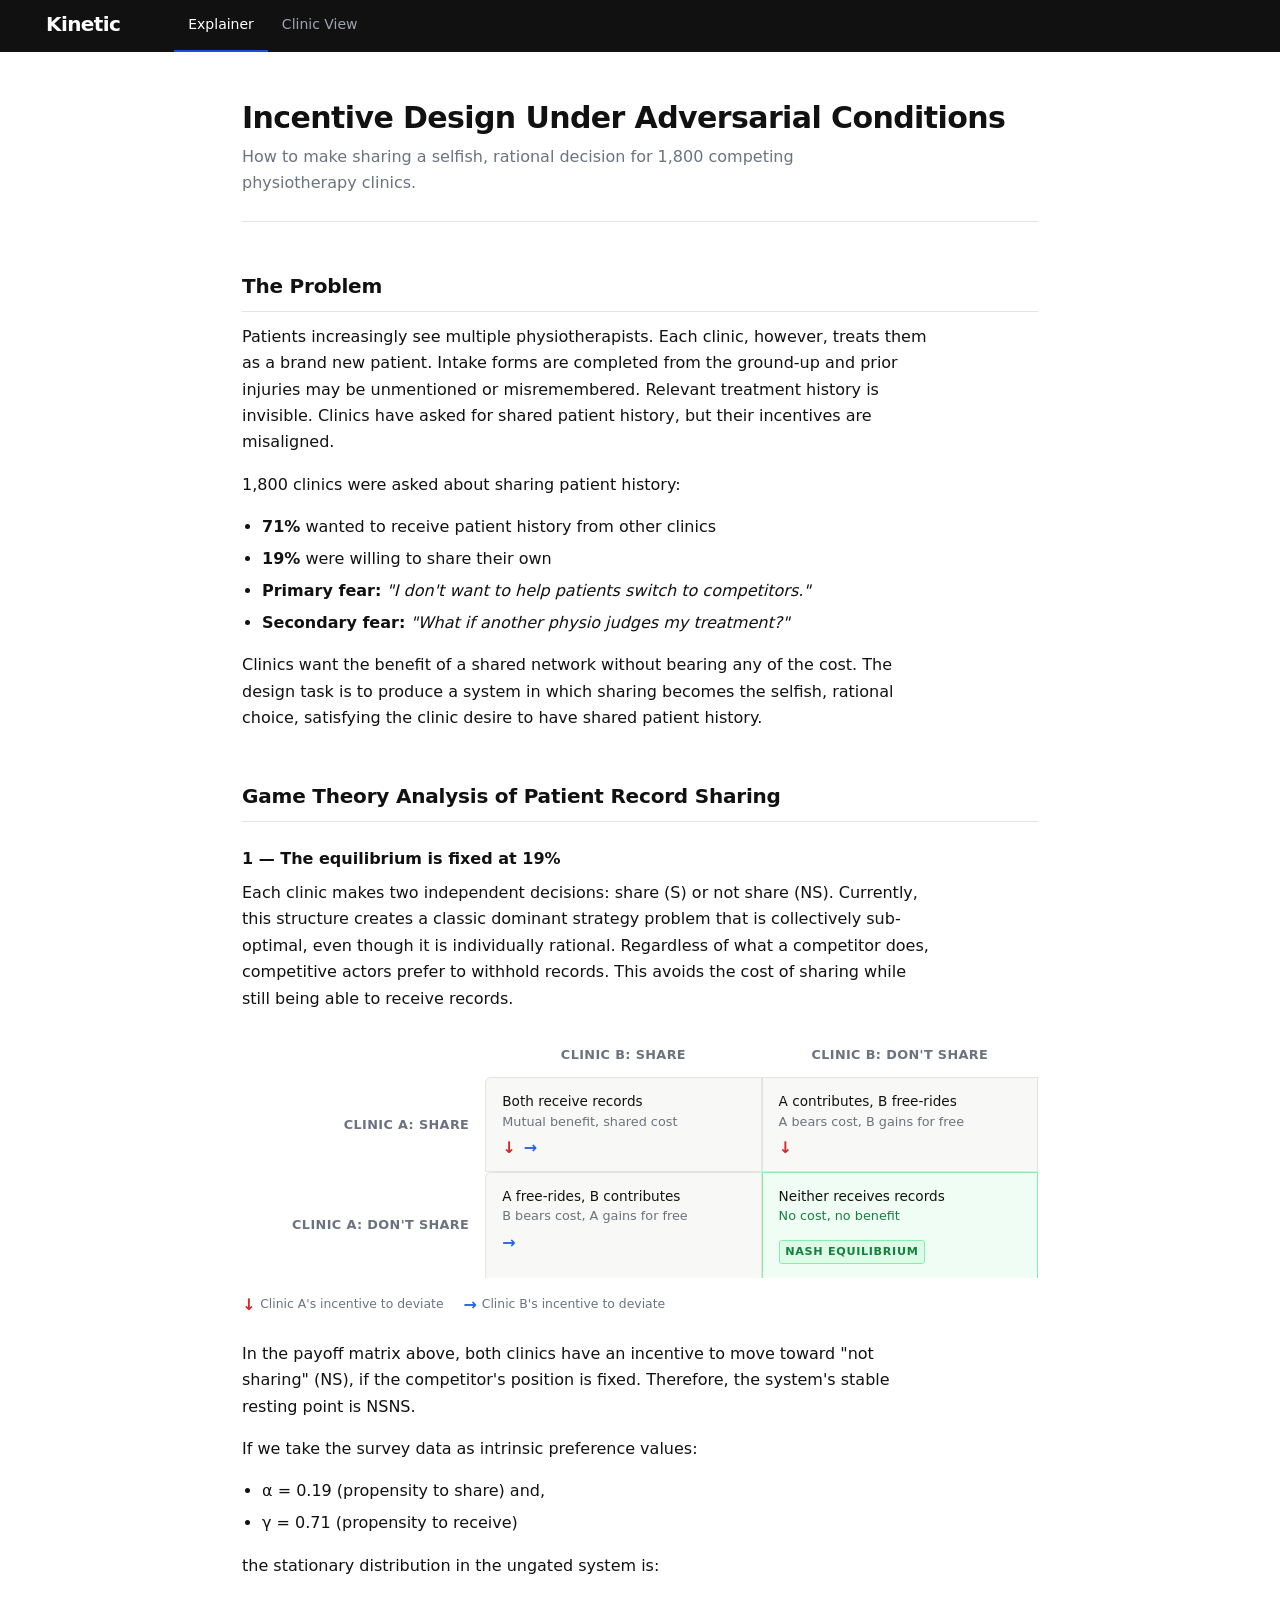
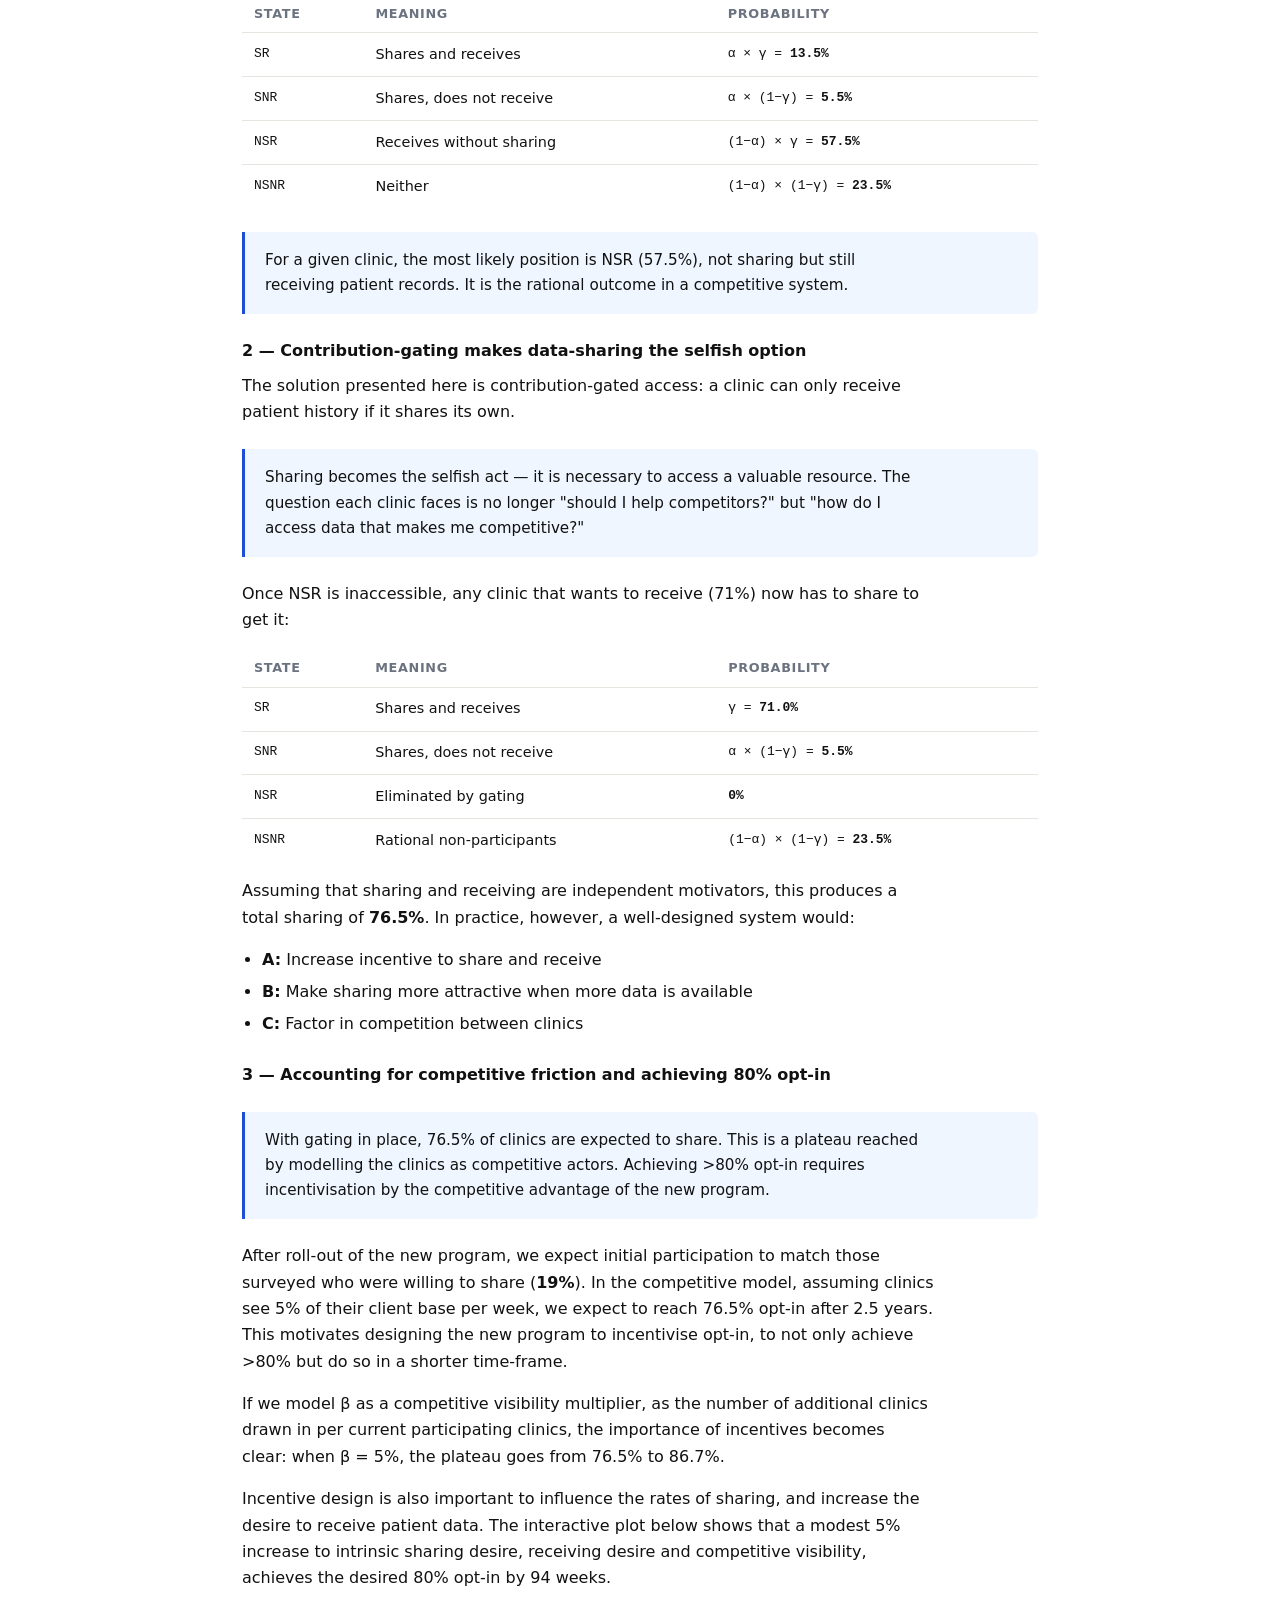
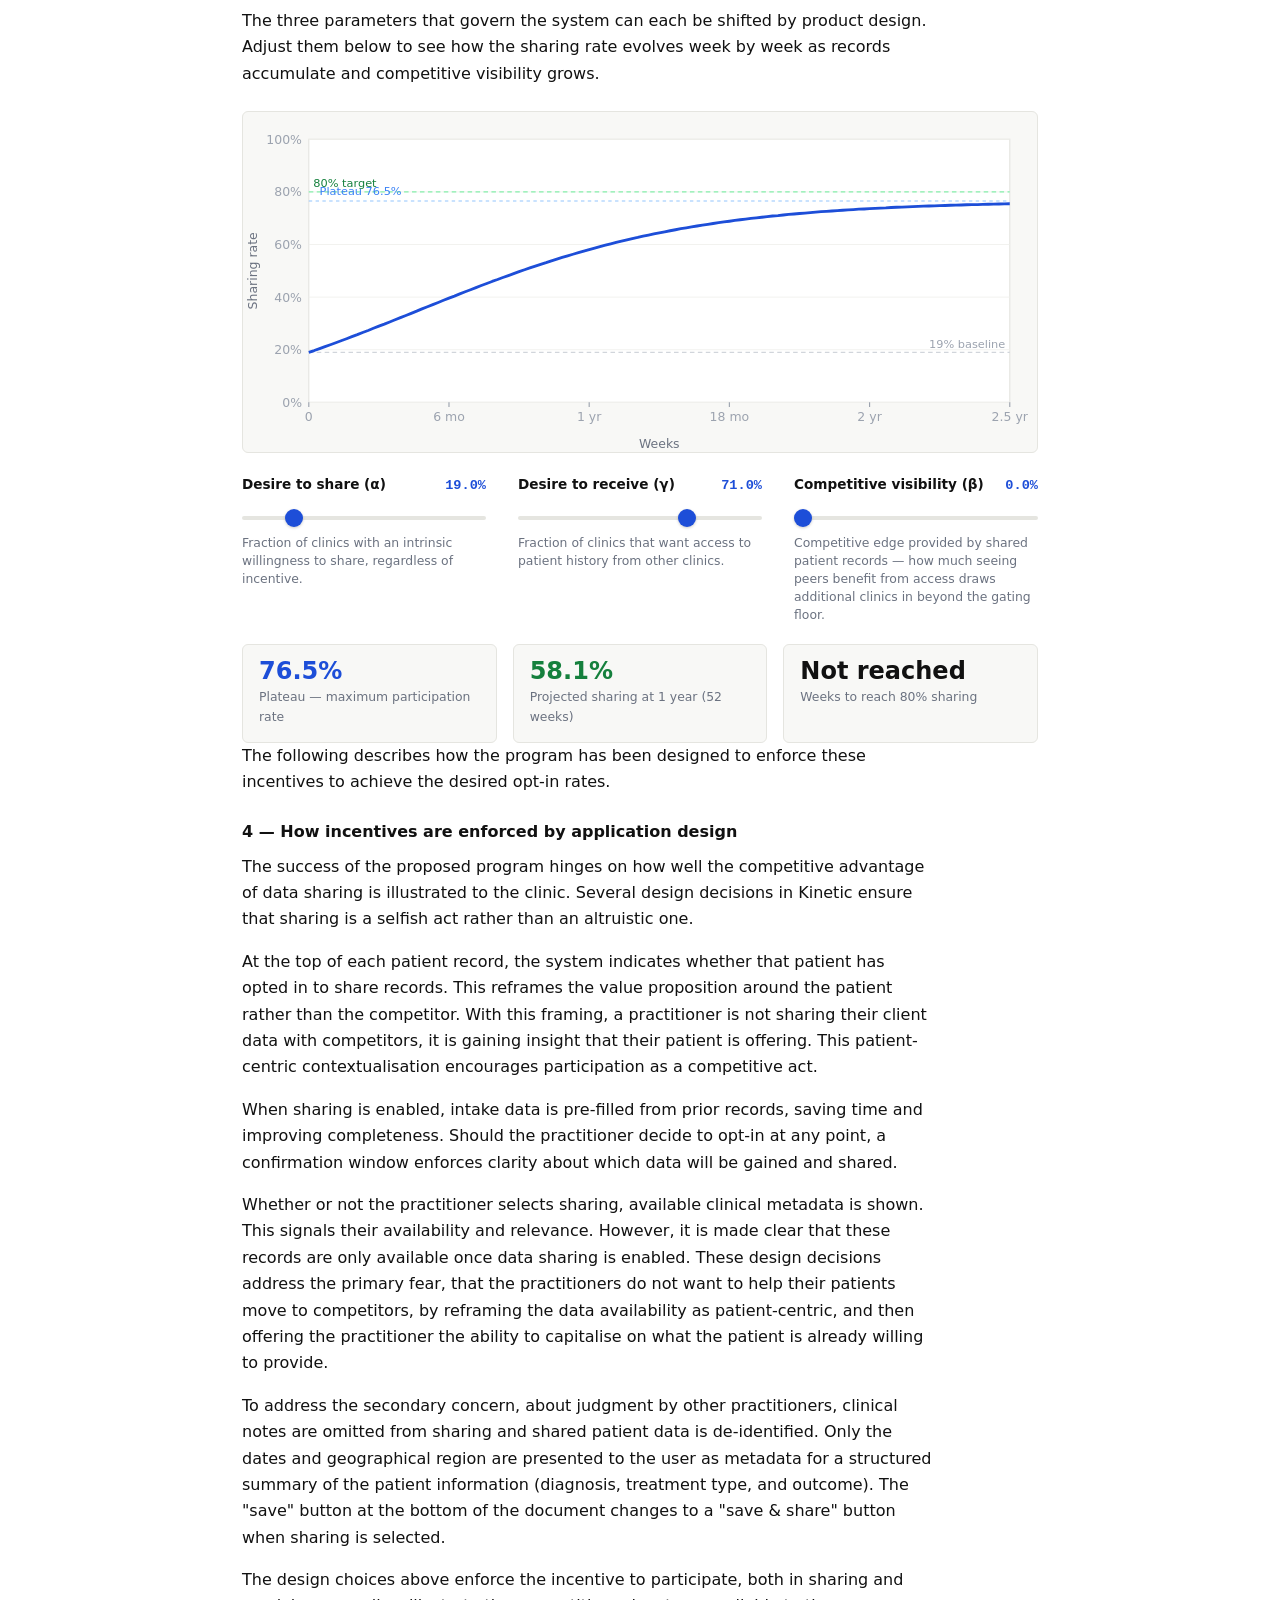
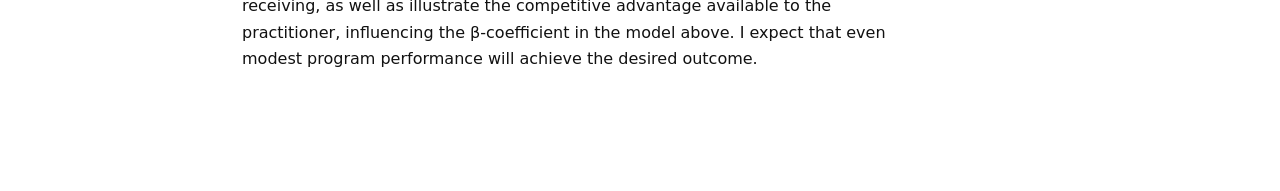
<file: index.html>
<!DOCTYPE html>
<html lang="en">
<head>
  <meta charset="UTF-8">
  <meta name="viewport" content="width=device-width, initial-scale=1.0">
  <title>Kinetic — Incentive Design</title>
  <link rel="stylesheet" href="shared.css">
  <style>
    /* --- Game theory matrix --------------------------------- */

    .game-matrix {
      margin: 1.5rem 0;
      overflow-x: auto;
      padding-bottom: 2px;
    }

    .game-matrix table {
      border-collapse: separate;
      border-spacing: 0;
      font-size: 0.875rem;
      min-width: 420px;
    }

    .gm-corner {
      background: transparent;
      border: none;
    }

    .gm-header-col {
      text-align: center;
      font-size: 0.8rem;
      font-weight: 600;
      letter-spacing: 0.03em;
      color: var(--text-muted);
      padding: 0.5rem 1rem 0.75rem;
      border: none;
    }

    .gm-header-row {
      text-align: right;
      font-size: 0.8rem;
      font-weight: 600;
      letter-spacing: 0.03em;
      color: var(--text-muted);
      padding: 0.75rem 1rem 0.75rem 0;
      border: none;
      white-space: nowrap;
    }

    .gm-cell {
      border: 1px solid var(--border);
      padding: 0.9rem 1rem;
      background: var(--bg-subtle);
      vertical-align: top;
      position: relative;
      min-width: 160px;
    }

    .gm-cell:first-of-type { border-radius: var(--radius) 0 0 0; }

    .gm-outcome {
      font-size: 0.85rem;
      line-height: 1.4;
      color: var(--text);
      margin-bottom: 0.6rem;
    }

    .gm-arrows {
      display: flex;
      gap: 0.5rem;
      align-items: center;
    }

    .gm-arrow {
      font-size: 1rem;
      font-weight: 700;
      line-height: 1;
    }

    .gm-arrow-a { color: #dc2626; }  /* Clinic A's incentive */
    .gm-arrow-b { color: #2563eb; }  /* Clinic B's incentive */

    .gm-arrow-legend {
      display: flex;
      gap: 1.25rem;
      font-size: 0.775rem;
      color: var(--text-muted);
      margin-top: 0.75rem;
    }

    .gm-arrow-legend span { display: flex; align-items: center; gap: 0.3rem; }

    .gm-equilibrium {
      background: #f0fdf4;
      border-color: #86efac;
    }

    .gm-eq-label {
      display: inline-block;
      font-size: 0.7rem;
      font-weight: 700;
      letter-spacing: 0.06em;
      text-transform: uppercase;
      color: #15803d;
      background: #dcfce7;
      border: 1px solid #86efac;
      border-radius: 3px;
      padding: 0.15em 0.5em;
      margin-top: 0.35rem;
    }

    /* --- Simulation ----------------------------------------- */

    .sim-chart-wrap {
      border: 1px solid var(--border);
      border-radius: var(--radius);
      overflow: hidden;
      margin: 1.5rem 0 1.25rem;
      background: var(--bg-subtle);
    }

    #sim-svg {
      display: block;
      width: 100%;
      height: auto;
    }

    .sim-sliders {
      display: grid;
      grid-template-columns: 1fr 1fr 1fr;
      gap: 1.25rem 2rem;
      margin: 1.25rem 0;
    }

    @media (max-width: 640px) {
      .sim-sliders { grid-template-columns: 1fr; }
    }

    .sim-slider-group label {
      display: flex;
      justify-content: space-between;
      align-items: baseline;
      font-size: 0.85rem;
      font-weight: 600;
      margin-bottom: 0.25rem;
    }

    .sim-slider-group label span {
      font-family: var(--font-mono);
      font-size: 0.85rem;
      color: var(--accent);
      font-weight: 600;
    }

    .sim-slider-group .sim-desc {
      font-size: 0.775rem;
      color: var(--text-muted);
      margin-top: 0.4rem;
      line-height: 1.45;
    }

    .sim-readout {
      display: flex;
      gap: 1rem;
      flex-wrap: wrap;
      margin-top: 1.25rem;
    }

    .sim-stat {
      flex: 1;
      min-width: 140px;
      padding: 0.85rem 1rem;
      background: var(--bg-subtle);
      border: 1px solid var(--border);
      border-radius: var(--radius);
    }

    .sim-stat .sv { font-size: 1.5rem; font-weight: 700; line-height: 1; margin-bottom: 0.25rem; }
    .sim-stat .sl { font-size: 0.775rem; color: var(--text-muted); }
    .sim-stat.accent .sv { color: var(--accent); }
    .sim-stat.good   .sv { color: #15803d; }
  </style>
</head>
<body>

  <nav>
    <a class="nav-brand" href="index.html">Kinetic</a>
    <a href="index.html" class="active">Explainer</a>
    <a href="clinic-view.html">Clinic View</a>
  </nav>

  <main>

    <header class="page-header">
      <h1>Incentive Design Under Adversarial Conditions</h1>
      <p class="subtitle">How to make sharing a selfish, rational decision for 1,800 competing physiotherapy clinics.</p>
    </header>


    <!-- ================================================== -->
    <section>
      <h2>The Problem</h2>

      <p>Patients increasingly see multiple physiotherapists. Each clinic, however, treats them as a brand new patient. Intake forms are completed from the ground-up and prior injuries may be unmentioned or misremembered. Relevant treatment history is invisible. Clinics have asked for shared patient history, but their incentives are misaligned.</p>

      <p>1,800 clinics were asked about sharing patient history:</p>

      <ul>
        <li><strong>71%</strong> wanted to receive patient history from other clinics</li>
        <li><strong>19%</strong> were willing to share their own</li>
        <li><strong>Primary fear:</strong> <em>"I don't want to help patients switch to competitors."</em></li>
        <li><strong>Secondary fear:</strong> <em>"What if another physio judges my treatment?"</em></li>
      </ul>

      <p>Clinics want the benefit of a shared network without bearing any of the cost. The design task is to produce a system in which sharing becomes the selfish, rational choice, satisfying the clinic desire to have shared patient history.</p>

    </section>


    <!-- ================================================== -->
    <section>
      <h2>Game Theory Analysis of Patient Record Sharing</h2>

      <h3>1 — The equilibrium is fixed at 19%</h3>

      <p>Each clinic makes two independent decisions: share (S) or not share (NS). Currently, this structure creates a classic dominant strategy problem that is collectively sub-optimal, even though it is individually rational. Regardless of what a competitor does, competitive actors prefer to withhold records. This avoids the cost of sharing while still being able to receive records.</p>

      <div class="game-matrix">
        <table>
          <thead>
            <tr>
              <th class="gm-corner"></th>
              <th class="gm-header-col">Clinic B: Share</th>
              <th class="gm-header-col">Clinic B: Don't Share</th>
            </tr>
          </thead>
          <tbody>
            <tr>
              <th class="gm-header-row">Clinic A: Share</th>
              <td class="gm-cell">
                <div class="gm-outcome">Both receive records<br><span style="font-size:0.8rem;color:var(--text-muted)">Mutual benefit, shared cost</span></div>
                <div class="gm-arrows">
                  <span class="gm-arrow gm-arrow-a">↓</span>
                  <span class="gm-arrow gm-arrow-b">→</span>
                </div>
              </td>
              <td class="gm-cell">
                <div class="gm-outcome">A contributes, B free-rides<br><span style="font-size:0.8rem;color:var(--text-muted)">A bears cost, B gains for free</span></div>
                <div class="gm-arrows">
                  <span class="gm-arrow gm-arrow-a">↓</span>
                </div>
              </td>
            </tr>
            <tr>
              <th class="gm-header-row">Clinic A: Don't Share</th>
              <td class="gm-cell">
                <div class="gm-outcome">A free-rides, B contributes<br><span style="font-size:0.8rem;color:var(--text-muted)">B bears cost, A gains for free</span></div>
                <div class="gm-arrows">
                  <span class="gm-arrow gm-arrow-b">→</span>
                </div>
              </td>
              <td class="gm-cell gm-equilibrium">
                <div class="gm-outcome">Neither receives records<br><span style="font-size:0.8rem;color:#15803d">No cost, no benefit</span></div>
                <div class="gm-eq-label">Nash equilibrium</div>
              </td>
            </tr>
          </tbody>
        </table>
        <div class="gm-arrow-legend">
          <span><span class="gm-arrow gm-arrow-a">↓</span> Clinic A's incentive to deviate</span>
          <span><span class="gm-arrow gm-arrow-b">→</span> Clinic B's incentive to deviate</span>
        </div>
      </div>

      <p>In the payoff matrix above, both clinics have an incentive to move toward "not sharing" (NS), if the competitor's position is fixed. Therefore, the system's stable resting point is NSNS.</p>

      <p>If we take the survey data as intrinsic preference values:</p>

      <ul>
        <li>α = 0.19 (propensity to share) and,</li>
        <li>γ = 0.71 (propensity to receive)</li>
      </ul>

      <p>the stationary distribution in the ungated system is:</p>

      <table>
        <thead>
          <tr>
            <th>State</th>
            <th>Meaning</th>
            <th>Probability</th>
          </tr>
        </thead>
        <tbody>
          <tr><td class="mono">SR</td><td>Shares and receives</td><td class="mono">α × γ = <strong>13.5%</strong></td></tr>
          <tr><td class="mono">SNR</td><td>Shares, does not receive</td><td class="mono">α × (1−γ) = <strong>5.5%</strong></td></tr>
          <tr><td class="mono">NSR</td><td>Receives without sharing</td><td class="mono">(1−α) × γ = <strong>57.5%</strong></td></tr>
          <tr><td class="mono">NSNR</td><td>Neither</td><td class="mono">(1−α) × (1−γ) = <strong>23.5%</strong></td></tr>
        </tbody>
      </table>

      <div class="callout">
        <p>For a given clinic, the most likely position is NSR (57.5%), not sharing but still receiving patient records. It is the rational outcome in a competitive system.</p>
      </div>


      <h3>2 — Contribution-gating makes data-sharing the selfish option</h3>

      <p>The solution presented here is contribution-gated access: a clinic can only receive patient history if it shares its own.</p>

      <div class="callout">
        <p>Sharing becomes the selfish act — it is necessary to access a valuable resource. The question each clinic faces is no longer "should I help competitors?" but "how do I access data that makes me competitive?"</p>
      </div>

      <p>Once NSR is inaccessible, any clinic that wants to receive (71%) now has to share to get it:</p>

      <table>
        <thead>
          <tr>
            <th>State</th>
            <th>Meaning</th>
            <th>Probability</th>
          </tr>
        </thead>
        <tbody>
          <tr><td class="mono">SR</td><td>Shares and receives</td><td class="mono">γ = <strong>71.0%</strong></td></tr>
          <tr><td class="mono">SNR</td><td>Shares, does not receive</td><td class="mono">α × (1−γ) = <strong>5.5%</strong></td></tr>
          <tr><td class="mono">NSR</td><td>Eliminated by gating</td><td class="mono"><strong>0%</strong></td></tr>
          <tr><td class="mono">NSNR</td><td>Rational non-participants</td><td class="mono">(1−α) × (1−γ) = <strong>23.5%</strong></td></tr>
        </tbody>
      </table>

      <p>Assuming that sharing and receiving are independent motivators, this produces a total sharing of <strong>76.5%</strong>. In practice, however, a well-designed system would:</p>

      <ul>
        <li><strong>A:</strong> Increase incentive to share and receive</li>
        <li><strong>B:</strong> Make sharing more attractive when more data is available</li>
        <li><strong>C:</strong> Factor in competition between clinics</li>
      </ul>


      <h3>3 — Accounting for competitive friction and achieving 80% opt-in</h3>

      <div class="callout">
        <p>With gating in place, 76.5% of clinics are expected to share. This is a plateau reached by modelling the clinics as competitive actors. Achieving &gt;80% opt-in requires incentivisation by the competitive advantage of the new program.</p>
      </div>

      <p>After roll-out of the new program, we expect initial participation to match those surveyed who were willing to share (<strong>19%</strong>). In the competitive model, assuming clinics see 5% of their client base per week, we expect to reach 76.5% opt-in after 2.5 years. This motivates designing the new program to incentivise opt-in, to not only achieve &gt;80% but do so in a shorter time-frame.</p>

      <p>If we model β as a competitive visibility multiplier, as the number of additional clinics drawn in per current participating clinics, the importance of incentives becomes clear: when β = 5%, the plateau goes from 76.5% to 86.7%.</p>

      <p>Incentive design is also important to influence the rates of sharing, and increase the desire to receive patient data. The interactive plot below shows that a modest 5% increase to intrinsic sharing desire, receiving desire and competitive visibility, achieves the desired 80% opt-in by 94 weeks.</p>

      <p>The three parameters that govern the system can each be shifted by product design. Adjust them below to see how the sharing rate evolves week by week as records accumulate and competitive visibility grows.</p>

      <div class="sim-chart-wrap">
        <svg id="sim-svg" viewBox="0 0 700 300" xmlns="http://www.w3.org/2000/svg">
          <!-- Grid and axes rendered by JS -->
        </svg>
      </div>

      <div class="sim-sliders">

        <div class="sim-slider-group">
          <label>Desire to share (α) <span id="lbl-alpha">19%</span></label>
          <input type="range" id="sl-alpha" min="0" max="1" step="0.01" value="0.19">
          <p class="sim-desc">Fraction of clinics with an intrinsic willingness to share, regardless of incentive.</p>
        </div>

        <div class="sim-slider-group">
          <label>Desire to receive (γ) <span id="lbl-gamma">71%</span></label>
          <input type="range" id="sl-gamma" min="0" max="1" step="0.01" value="0.71">
          <p class="sim-desc">Fraction of clinics that want access to patient history from other clinics.</p>
        </div>

        <div class="sim-slider-group">
          <label>Competitive visibility (β) <span id="lbl-beta">0%</span></label>
          <input type="range" id="sl-beta" min="0" max="1" step="0.01" value="0">
          <p class="sim-desc">Competitive edge provided by shared patient records — how much seeing peers benefit from access draws additional clinics in beyond the gating floor.</p>
        </div>

      </div>

      <div class="sim-readout">
        <div class="sim-stat accent">
          <div class="sv" id="rd-floor">—</div>
          <div class="sl">Plateau — maximum participation rate</div>
        </div>
        <div class="sim-stat good">
          <div class="sv" id="rd-equil">—</div>
          <div class="sl">Projected sharing at 1 year (52 weeks)</div>
        </div>
        <div class="sim-stat">
          <div class="sv" id="rd-n80">—</div>
          <div class="sl">Weeks to reach 80% sharing</div>
        </div>
      </div>

      <p>The following describes how the program has been designed to enforce these incentives to achieve the desired opt-in rates.</p>


      <h3>4 — How incentives are enforced by application design</h3>

      <p>The success of the proposed program hinges on how well the competitive advantage of data sharing is illustrated to the clinic. Several design decisions in Kinetic ensure that sharing is a selfish act rather than an altruistic one.</p>

      <p>At the top of each patient record, the system indicates whether that patient has opted in to share records. This reframes the value proposition around the patient rather than the competitor. With this framing, a practitioner is not sharing their client data with competitors, it is gaining insight that their patient is offering. This patient-centric contextualisation encourages participation as a competitive act.</p>

      <p>When sharing is enabled, intake data is pre-filled from prior records, saving time and improving completeness. Should the practitioner decide to opt-in at any point, a confirmation window enforces clarity about which data will be gained and shared.</p>

      <p>Whether or not the practitioner selects sharing, available clinical metadata is shown. This signals their availability and relevance. However, it is made clear that these records are only available once data sharing is enabled. These design decisions address the primary fear, that the practitioners do not want to help their patients move to competitors, by reframing the data availability as patient-centric, and then offering the practitioner the ability to capitalise on what the patient is already willing to provide.</p>

      <p>To address the secondary concern, about judgment by other practitioners, clinical notes are omitted from sharing and shared patient data is de-identified. Only the dates and geographical region are presented to the user as metadata for a structured summary of the patient information (diagnosis, treatment type, and outcome). The "save" button at the bottom of the document changes to a "save &amp; share" button when sharing is selected.</p>

      <p>The design choices above enforce the incentive to participate, both in sharing and receiving, as well as illustrate the competitive advantage available to the practitioner, influencing the β-coefficient in the model above. I expect that even modest program performance will achieve the desired outcome.</p>

    </section>


  </main>

  <script>
    // ============================================================
    // Weekly dynamic model
    //
    // Each week, clinics join based on:
    //   - Intrinsic sharers (SNR group): α×(1-γ) × encounter rate
    //   - Record-motivated clinics (SR group): γ×ρ(t) × encounter rate
    // Both terms are multiplied by the remaining gap to the gating
    // floor so the system plateaus at α+(1-α)×γ when β=0.
    // β adds competitive-visibility pressure beyond the floor.
    // ============================================================

    const C        = { w: 700, h: 300, ml: 58, mr: 24, mt: 24, mb: 44 };
    const CW       = C.w - C.ml - C.mr;
    const CH       = C.h - C.mt - C.mb;
    const N_WEEKS  = 130;     // x-axis range (≈ 2.5 years)
    const LONG_RUN = 400;     // weeks to run for plateau calculation
    const ENCOUNTER = 0.05;  // fraction of patient base seen per week

    function toX(week) { return C.ml + (week / N_WEEKS) * CW; }
    function toY(rho)  { return C.mt + (1 - Math.min(rho, 1)) * CH; }

    function gatingFloor(alpha, gamma) {
      return alpha + (1 - alpha) * gamma;
    }

    // Step the model one week forward
    function step(rho, alpha, gamma, beta) {
      const floor        = gatingFloor(alpha, gamma);
      const intrinsic    = alpha * (1 - gamma) * ENCOUNTER;
      const recordDriven = gamma * rho * ENCOUNTER;
      const gap          = Math.max(0, floor - rho);
      const naturalGrowth = (floor > 0)
        ? (intrinsic + recordDriven) * gap / floor
        : 0;
      const competitive  = beta * rho * ENCOUNTER * Math.max(0, 1 - rho);
      return Math.min(1, rho + naturalGrowth + competitive);
    }

    // Simulate for `weeks` steps, starting at ρ=α (intrinsic sharers)
    function simulate(alpha, gamma, beta, weeks) {
      const curve = [alpha];
      let rho = alpha;
      for (let t = 1; t <= weeks; t++) {
        rho = step(rho, alpha, gamma, beta);
        curve.push(rho);
      }
      return curve;
    }

    function pct(v) { return (v * 100).toFixed(1) + '%'; }

    function buildCurvePath(curve) {
      return curve.map((rho, i) =>
        (i === 0 ? 'M' : 'L') + toX(i).toFixed(1) + ',' + toY(rho).toFixed(1)
      ).join(' ');
    }

    function buildFloorPath(floorVal) {
      const y = toY(floorVal).toFixed(1);
      return `M${toX(0).toFixed(1)},${y} L${toX(N_WEEKS).toFixed(1)},${y}`;
    }

    // ============================================================
    // SVG scaffold (drawn once)
    // ============================================================

    function initChart() {
      const svg = document.getElementById('sim-svg');
      const ns  = 'http://www.w3.org/2000/svg';

      const mk = (tag, attrs) => {
        const el = document.createElementNS(ns, tag);
        Object.entries(attrs).forEach(([k, v]) => el.setAttribute(k, v));
        return el;
      };

      // Background
      svg.appendChild(mk('rect', { x: C.ml, y: C.mt, width: CW, height: CH, fill: '#ffffff', stroke: '#e5e5e0', 'stroke-width': 1 }));

      // Y grid lines + labels
      [0, 0.2, 0.4, 0.6, 0.8, 1.0].forEach(r => {
        const y = toY(r);
        svg.appendChild(mk('line', { x1: C.ml, y1: y, x2: C.ml + CW, y2: y, stroke: '#f0f0ed', 'stroke-width': r === 0 || r === 1 ? 1 : 0.75 }));
        const lbl = mk('text', { x: C.ml - 6, y: y + 4, 'text-anchor': 'end', fill: '#9ca3af', 'font-size': 11, 'font-family': 'system-ui, sans-serif' });
        lbl.textContent = Math.round(r * 100) + '%';
        svg.appendChild(lbl);
      });

      // X axis ticks + labels (every 26 weeks = 6 months)
      [0, 26, 52, 78, 104, 130].forEach((w, i) => {
        const x = toX(w);
        svg.appendChild(mk('line', { x1: x, y1: C.mt + CH, x2: x, y2: C.mt + CH + 4, stroke: '#9ca3af', 'stroke-width': 1 }));
        const lbl = mk('text', { x, y: C.mt + CH + 16, 'text-anchor': 'middle', fill: '#9ca3af', 'font-size': 11, 'font-family': 'system-ui, sans-serif' });
        lbl.textContent = ['0', '6 mo', '1 yr', '18 mo', '2 yr', '2.5 yr'][i];
        svg.appendChild(lbl);
      });

      // Axis labels
      const yAxisLbl = mk('text', { x: 12, y: C.mt + CH / 2, 'text-anchor': 'middle', fill: '#6b7280', 'font-size': 11, 'font-family': 'system-ui, sans-serif', transform: `rotate(-90, 12, ${C.mt + CH / 2})` });
      yAxisLbl.textContent = 'Sharing rate';
      svg.appendChild(yAxisLbl);

      const xAxisLbl = mk('text', { x: C.ml + CW / 2, y: C.h - 4, 'text-anchor': 'middle', fill: '#6b7280', 'font-size': 11, 'font-family': 'system-ui, sans-serif' });
      xAxisLbl.textContent = 'Weeks';
      svg.appendChild(xAxisLbl);

      // Reference: 19% baseline (dashed)
      const baseY = toY(0.19);
      svg.appendChild(mk('line', { x1: C.ml, y1: baseY, x2: C.ml + CW, y2: baseY, stroke: '#d1d5db', 'stroke-width': 1, 'stroke-dasharray': '4 3' }));
      const baseLbl = mk('text', { x: C.ml + CW - 4, y: baseY - 4, 'text-anchor': 'end', fill: '#9ca3af', 'font-size': 10, 'font-family': 'system-ui, sans-serif' });
      baseLbl.textContent = '19% baseline';
      svg.appendChild(baseLbl);

      // Reference: 80% target (dashed)
      const targetY = toY(0.80);
      svg.appendChild(mk('line', { x1: C.ml, y1: targetY, x2: C.ml + CW, y2: targetY, stroke: '#86efac', 'stroke-width': 1, 'stroke-dasharray': '4 3' }));
      const targetLbl = mk('text', { x: C.ml + 4, y: targetY - 4, 'text-anchor': 'start', fill: '#15803d', 'font-size': 10, 'font-family': 'system-ui, sans-serif' });
      targetLbl.textContent = '80% target';
      svg.appendChild(targetLbl);

      // Gating floor line (dashed, updates with sliders)
      svg.appendChild(mk('path', { id: 'sim-floor-path', stroke: '#93c5fd', 'stroke-width': 1, 'stroke-dasharray': '3 3', fill: 'none' }));
      svg.appendChild(mk('text', { id: 'sim-floor-lbl', fill: '#3b82f6', 'font-size': 10, 'font-family': 'system-ui, sans-serif' }));

      // Main curve (updates with sliders)
      svg.appendChild(mk('path', { id: 'sim-curve', stroke: '#1d4ed8', 'stroke-width': 2.5, fill: 'none', 'stroke-linejoin': 'round' }));

      // 80% crossing dot
      svg.appendChild(mk('circle', { id: 'sim-dot80', r: 4, fill: '#15803d', stroke: '#ffffff', 'stroke-width': 1.5, display: 'none' }));
    }

    // ============================================================
    // Update (called on every slider change)
    // ============================================================

    function update() {
      const alpha = parseFloat(document.getElementById('sl-alpha').value);
      const gamma = parseFloat(document.getElementById('sl-gamma').value);
      const beta  = parseFloat(document.getElementById('sl-beta').value);

      document.getElementById('lbl-alpha').textContent = pct(alpha);
      document.getElementById('lbl-gamma').textContent = pct(gamma);
      document.getElementById('lbl-beta').textContent  = pct(beta);

      // Simulate visible window and long run
      const curve     = simulate(alpha, gamma, beta, N_WEEKS);
      const longCurve = simulate(alpha, gamma, beta, LONG_RUN);

      // Draw curve
      document.getElementById('sim-curve').setAttribute('d', buildCurvePath(curve));

      // Plateau (long-run equilibrium including β)
      const plateau = longCurve[longCurve.length - 1];

      // Plateau line and label
      document.getElementById('sim-floor-path').setAttribute('d', buildFloorPath(plateau));
      const floorLbl = document.getElementById('sim-floor-lbl');
      floorLbl.setAttribute('x', toX(2).toFixed(1));
      floorLbl.setAttribute('y', (toY(plateau) - 5).toFixed(1));
      floorLbl.textContent = 'Plateau ' + pct(plateau);

      // 1-year projection
      const at52 = curve[52];

      // Weeks to first cross 80%
      let w80 = null;
      for (let i = 0; i < longCurve.length; i++) {
        if (longCurve[i] >= 0.80) { w80 = i; break; }
      }

      // 80% crossing dot (only show if within chart window)
      const dot = document.getElementById('sim-dot80');
      if (w80 !== null && w80 <= N_WEEKS) {
        dot.setAttribute('cx', toX(w80).toFixed(1));
        dot.setAttribute('cy', toY(0.80).toFixed(1));
        dot.removeAttribute('display');
      } else {
        dot.setAttribute('display', 'none');
      }

      // Readout stats
      document.getElementById('rd-floor').textContent = pct(plateau);
      document.getElementById('rd-equil').textContent = pct(at52);
      document.getElementById('rd-n80').textContent   = w80 !== null ? w80 + ' weeks' : 'Not reached';
    }

    ['sl-alpha', 'sl-gamma', 'sl-beta'].forEach(id => {
      document.getElementById(id).addEventListener('input', update);
    });

    initChart();
    update();
  </script>

</body>
</html>
</file>
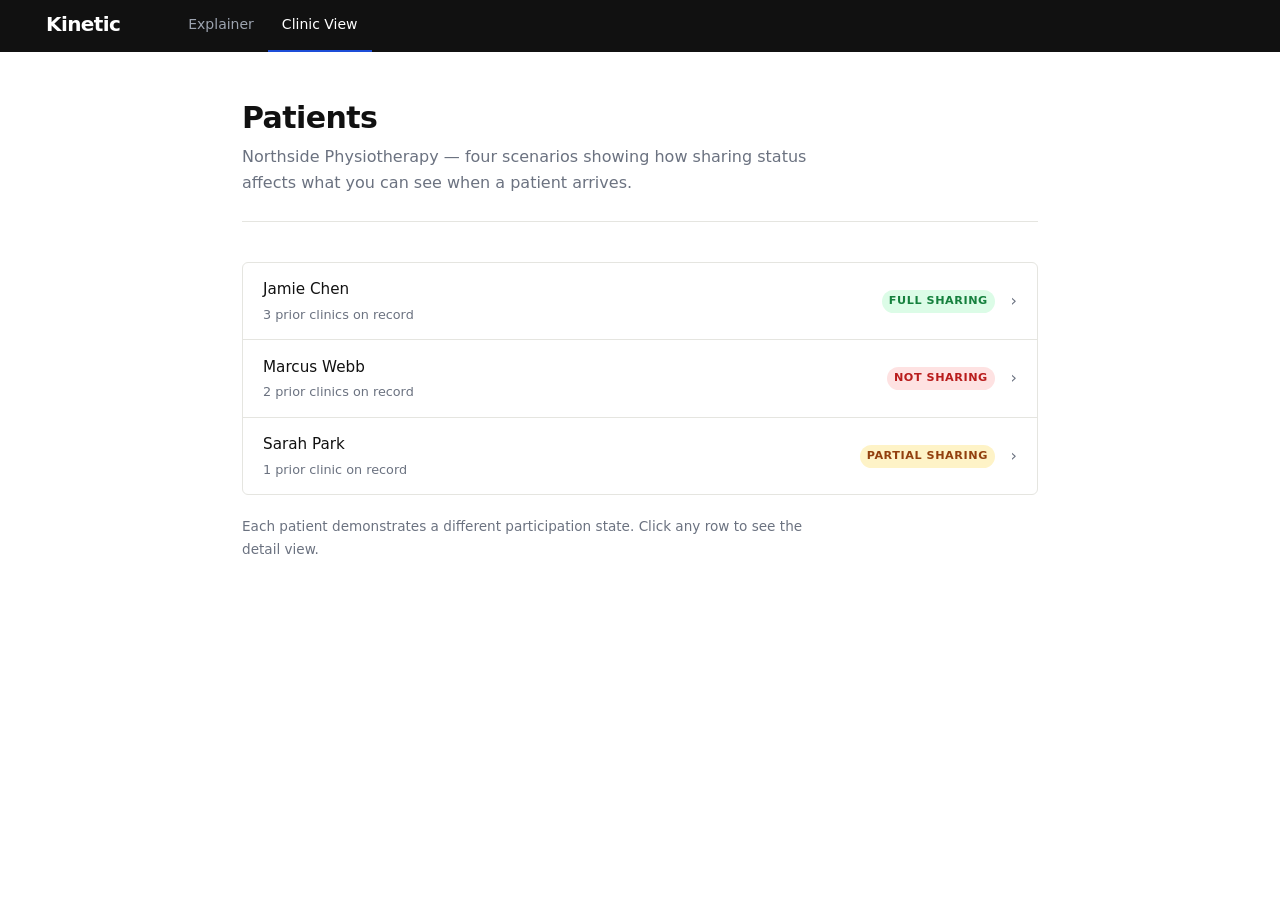
<file: clinic-view.html>
<!DOCTYPE html>
<html lang="en">
<head>
  <meta charset="UTF-8">
  <meta name="viewport" content="width=device-width, initial-scale=1.0">
  <title>Clinic View — Kinetic</title>
  <link rel="stylesheet" href="shared.css">
  <style>
    /* --- Patient List ---------------------------------------- */

    .patient-list {
      border: 1px solid var(--border);
      border-radius: var(--radius);
      overflow: hidden;
    }

    .patient-item {
      display: flex;
      align-items: center;
      padding: 0.9rem 1.25rem;
      border-bottom: 1px solid var(--border);
      cursor: pointer;
      transition: background 0.1s;
      gap: 1rem;
      text-decoration: none;
      color: var(--text);
    }

    .patient-item:last-child { border-bottom: none; }
    .patient-item:hover { background: var(--bg-subtle); }

    .patient-info { flex: 1; min-width: 0; }

    .patient-name {
      font-weight: 500;
      font-size: 0.95rem;
    }

    .patient-meta {
      font-size: 0.8rem;
      color: var(--text-muted);
      margin-top: 0.1rem;
    }

    .tag {
      font-size: 0.7rem;
      font-weight: 600;
      letter-spacing: 0.05em;
      text-transform: uppercase;
      padding: 0.2em 0.6em;
      border-radius: 99px;
      white-space: nowrap;
      flex-shrink: 0;
    }

    .tag-new     { background: #dbeafe; color: #1d4ed8; }
    .tag-none    { background: #fee2e2; color: #b91c1c; }
    .tag-partial { background: #fef3c7; color: #92400e; }
    .tag-full    { background: #dcfce7; color: #15803d; }

    .chevron {
      color: var(--text-muted);
      font-size: 1rem;
      flex-shrink: 0;
    }

    /* --- Detail View ----------------------------------------- */

    #detail-view { display: none; }

    .back-btn {
      display: inline-flex;
      align-items: center;
      gap: 0.35rem;
      font-size: 0.875rem;
      color: var(--text-muted);
      text-decoration: none;
      margin-bottom: 1.75rem;
      transition: color 0.1s;
    }

    .back-btn:hover { color: var(--text); }

    /* --- Sharing Controls ------------------------------------ */

    .sharing-panel {
      border: 1px solid var(--border);
      border-radius: var(--radius);
      margin: 1.5rem 0;
      overflow: visible; /* tooltip must escape */
    }

    .sharing-panel-header {
      background: var(--bg-subtle);
      padding: 0.9rem 1.25rem;
      display: flex;
      align-items: center;
      justify-content: space-between;
      gap: 1rem;
      border-radius: var(--radius) var(--radius) 0 0;
      border-bottom: 1px solid var(--border);
    }

    .sharing-panel-header.rounded {
      border-radius: var(--radius);
      border-bottom: none;
    }

    .sharing-panel-header-text { flex: 1; }

    .sharing-panel-title {
      font-weight: 600;
      font-size: 0.9rem;
    }

    .sharing-panel-subtitle {
      font-size: 0.8rem;
      color: var(--text-muted);
      margin-top: 0.1rem;
    }

    /* --- Accordion ------------------------------------------- */

    .accordion-trigger {
      display: flex;
      align-items: center;
      gap: 0.4rem;
      font-size: 0.8rem;
      color: var(--text-muted);
      cursor: pointer;
      user-select: none;
      padding: 0.65rem 1.25rem;
      border-top: 1px solid var(--border);
      background: none;
      width: 100%;
      text-align: left;
      border-left: none;
      border-right: none;
      border-bottom: none;
      transition: color 0.15s;
    }

    .accordion-trigger:hover { color: var(--text); }

    .accordion-chevron {
      display: inline-block;
      transition: transform 0.2s;
      font-style: normal;
      font-size: 0.7rem;
    }

    .accordion-chevron.open { transform: rotate(90deg); }

    .field-toggles {
      padding: 0.25rem 0 0.5rem;
      border-top: 1px solid var(--border);
    }

    .field-toggles.hidden { display: none; }

    .field-toggle-row {
      display: flex;
      align-items: center;
      justify-content: space-between;
      padding: 0.55rem 1.25rem 0.55rem 2rem;
      gap: 1rem;
    }

    .field-toggle-row.disabled {
      opacity: 0.4;
      pointer-events: none;
    }

    .field-toggle-info { flex: 1; }

    .field-toggle-name {
      font-size: 0.875rem;
      font-weight: 500;
    }

    .field-toggle-desc {
      font-size: 0.775rem;
      color: var(--text-muted);
      margin-top: 0.1rem;
    }

    /* --- Record Cards ---------------------------------------- */

    .record-list {
      display: flex;
      flex-direction: column;
      gap: 0.75rem;
      margin: 1.25rem 0;
    }

    .record-card {
      border: 1px solid var(--border);
      border-radius: var(--radius);
      overflow: hidden;
      transition: border-color 0.2s;
    }

    .record-header {
      background: var(--bg-subtle);
      padding: 0.5rem 1rem;
      display: flex;
      justify-content: space-between;
      align-items: center;
      border-bottom: 1px solid var(--border);
      font-size: 0.8rem;
    }

    .record-date   { font-weight: 600; }
    .record-source { color: var(--text-muted); font-size: 0.77rem; }

    .record-fields {
      display: grid;
      grid-template-columns: 1fr 1fr 1fr;
    }

    @media (max-width: 600px) {
      .record-fields { grid-template-columns: 1fr; }
      .field-cell { border-right: none !important; border-bottom: 1px solid var(--border); }
      .field-cell:last-child { border-bottom: none; }
    }

    .field-cell {
      padding: 0.75rem 1rem;
      border-right: 1px solid var(--border);
      font-size: 0.875rem;
      transition: background 0.2s;
    }

    .field-cell:last-child { border-right: none; }

    .field-cell-label {
      font-size: 0.7rem;
      font-weight: 600;
      text-transform: uppercase;
      letter-spacing: 0.05em;
      color: var(--text-muted);
      margin-bottom: 0.35rem;
    }

    .field-cell-value { line-height: 1.4; }

    /* Locked state */
    .field-cell.locked {
      background: #fafafa;
    }

    .field-cell.locked .field-cell-label {
      color: #d1d5db;
    }

    .field-cell.locked .field-cell-value {
      display: flex;
      align-items: center;
      gap: 0.35rem;
    }

    .lock-bar {
      display: inline-block;
      height: 0.65em;
      border-radius: 3px;
      background: #e9eaec;
    }

    /* Nudge footer on locked records */
    .record-nudge {
      padding: 0.5rem 1rem;
      background: #f8f9ff;
      border-top: 1px solid #e8eaf6;
      font-size: 0.78rem;
      color: #4f6ab0;
      display: flex;
      align-items: center;
      gap: 0.4rem;
    }

    .record-nudge::before {
      content: '';
      display: inline-block;
      width: 5px;
      height: 5px;
      border-radius: 50%;
      background: #93c5fd;
      flex-shrink: 0;
    }

    /* --- Access Summary ------------------------------------- */

    .access-summary {
      display: flex;
      align-items: center;
      gap: 0.5rem;
      font-size: 0.875rem;
      color: var(--text-muted);
      margin-bottom: 0.25rem;
    }

    .access-dot {
      width: 8px;
      height: 8px;
      border-radius: 50%;
      flex-shrink: 0;
    }

    .access-dot.green  { background: #22c55e; }
    .access-dot.yellow { background: #f59e0b; }
    .access-dot.red    { background: #ef4444; }

    /* --- Info icon + tooltip --------------------------------- */

    .info-icon {
      display: inline-flex;
      align-items: center;
      justify-content: center;
      width: 16px;
      height: 16px;
      border-radius: 50%;
      background: #d1d5db;
      color: #374151;
      font-size: 0.65rem;
      font-weight: 700;
      font-style: normal;
      cursor: default;
      position: relative;
      flex-shrink: 0;
      vertical-align: middle;
      margin-left: 0.4rem;
    }

    .info-icon:hover .tooltip {
      display: block;
    }

    .tooltip {
      display: none;
      position: absolute;
      bottom: calc(100% + 8px);
      left: 50%;
      transform: translateX(-50%);
      width: 240px;
      background: #1f2937;
      color: #f9fafb;
      font-size: 0.78rem;
      font-weight: 400;
      line-height: 1.5;
      padding: 0.6rem 0.75rem;
      border-radius: var(--radius);
      pointer-events: none;
      z-index: 200;
      white-space: normal;
      text-align: left;
    }

    .tooltip::after {
      content: '';
      position: absolute;
      top: 100%;
      left: 50%;
      transform: translateX(-50%);
      border: 5px solid transparent;
      border-top-color: #1f2937;
    }

    /* --- Intake form ----------------------------------------- */

    .intake-form {
      border: 1px solid var(--border);
      border-radius: var(--radius);
      overflow: hidden;
    }

    .intake-section-label {
      font-size: 0.72rem;
      font-weight: 600;
      letter-spacing: 0.06em;
      text-transform: uppercase;
      padding: 0.45rem 1rem;
      border-bottom: 1px solid var(--border);
    }

    .intake-section-label.from-records {
      background: #f0fdf4;
      color: var(--success);
      border-bottom-color: #bbf7d0;
    }

    .intake-section-label.to-complete {
      background: var(--bg-subtle);
      color: var(--text-muted);
    }

    .intake-grid {
      display: grid;
      grid-template-columns: 1fr 1fr;
      border-bottom: 1px solid var(--border);
    }

    .intake-grid:last-child { border-bottom: none; }

    @media (max-width: 560px) {
      .intake-grid { grid-template-columns: 1fr; }
    }

    .intake-field {
      padding: 0.65rem 1rem;
      border-right: 1px solid var(--border);
      border-bottom: 1px solid var(--border);
    }

    .intake-field:last-child  { border-right: none; }
    .intake-field.full-width  { grid-column: 1 / -1; border-right: none; }

    .intake-field-label {
      font-size: 0.72rem;
      font-weight: 600;
      letter-spacing: 0.04em;
      text-transform: uppercase;
      color: var(--text-muted);
      margin-bottom: 0.3rem;
    }

    .intake-input {
      width: 100%;
      border: none;
      outline: none;
      font-family: var(--font-sans);
      font-size: 0.9rem;
      color: var(--text);
      background: transparent;
      padding: 0;
      line-height: 1.4;
    }

    .intake-input::placeholder {
      color: #d1d5db;
    }

    .intake-prefilled-value {
      font-size: 0.875rem;
      color: var(--text);
      line-height: 1.4;
    }

    .injury-list {
      list-style: none;
      padding: 0;
      margin: 0;
      display: flex;
      flex-direction: column;
      gap: 0.3rem;
    }

    .injury-item {
      display: flex;
      align-items: baseline;
      gap: 0.5rem;
      font-size: 0.875rem;
    }

    .injury-dot {
      width: 5px;
      height: 5px;
      border-radius: 50%;
      background: #22c55e;
      flex-shrink: 0;
      margin-top: 0.45em;
    }

    .injury-outcome {
      font-size: 0.75rem;
      color: var(--text-muted);
      white-space: nowrap;
    }

    .injury-date {
      font-size: 0.75rem;
      color: var(--text-muted);
    }

    /* --- Pre-filled field state ------------------------------ */

    .intake-field.prefilled {
      background: #f0fdf4;
      transition: background 0.2s;
    }

    .intake-field.prefilled .intake-field-label {
      color: #166534;
      transition: color 0.2s;
    }

    .intake-field.prefilled .intake-input {
      color: #166534;
    }

    /* Edited state — user has modified a pre-filled field */
    .intake-field.edited {
      background: #eff6ff;
      transition: background 0.2s;
    }

    .intake-field.edited .intake-field-label {
      color: #1d4ed8;
      transition: color 0.2s;
    }

    .intake-field.edited .intake-input {
      color: var(--text);
    }

    .prefill-badge {
      display: inline-block;
      font-size: 0.65rem;
      font-weight: 600;
      letter-spacing: 0.04em;
      text-transform: uppercase;
      color: #166534;
      background: #dcfce7;
      border-radius: 3px;
      padding: 0.1em 0.4em;
      margin-left: 0.4rem;
      vertical-align: middle;
      transition: color 0.2s, background 0.2s;
    }

    .intake-field.edited .prefill-badge {
      color: #1d4ed8;
      background: #dbeafe;
    }

    .intake-input {
      transition: color 0.2s;
    }

    /* --- Clinical Notes ------------------------------------- */

    .notes-grid {
      display: grid;
      grid-template-columns: 1fr 1fr;
      gap: 1.25rem;
      margin-top: 1rem;
    }

    @media (max-width: 640px) {
      .notes-grid { grid-template-columns: 1fr; }
    }

    .notes-textarea {
      width: 100%;
      min-height: 220px;
      border: 1px solid var(--border);
      border-radius: var(--radius);
      padding: 0.85rem 1rem;
      font-family: var(--font-sans);
      font-size: 0.875rem;
      color: var(--text);
      background: var(--bg);
      resize: vertical;
      outline: none;
      line-height: 1.6;
      transition: border-color 0.15s;
    }

    .notes-textarea:focus {
      border-color: var(--accent);
    }

    .notes-textarea::placeholder {
      color: #d1d5db;
    }

    .body-map-placeholder {
      border: 1px dashed var(--border);
      border-radius: var(--radius);
      min-height: 220px;
      display: flex;
      flex-direction: column;
      align-items: center;
      justify-content: center;
      gap: 0.5rem;
      color: var(--text-muted);
      font-size: 0.8rem;
      background: var(--bg-subtle);
    }

    .body-map-placeholder .bm-icon {
      font-size: 2rem;
      opacity: 0.25;
    }

    .notes-label {
      font-size: 0.75rem;
      font-weight: 600;
      letter-spacing: 0.05em;
      text-transform: uppercase;
      color: var(--text-muted);
      margin-bottom: 0.5rem;
    }

    /* --- Never shared / shared badges ----------------------- */

    .never-shared-badge {
      font-size: 0.7rem;
      font-weight: 600;
      letter-spacing: 0.05em;
      text-transform: uppercase;
      color: #6b7280;
      background: #f3f4f6;
      border: 1px solid #e5e7eb;
      border-radius: 99px;
      padding: 0.15em 0.65em;
      white-space: nowrap;
    }

    .shared-badge {
      font-size: 0.7rem;
      font-weight: 600;
      letter-spacing: 0.05em;
      text-transform: uppercase;
      color: #166534;
      background: #dcfce7;
      border: 1px solid #bbf7d0;
      border-radius: 99px;
      padding: 0.15em 0.65em;
      white-space: nowrap;
    }

    /* --- Outgoing record form ------------------------------- */

    .outgoing-record {
      border: 1px solid #bbf7d0;
      border-radius: var(--radius);
      overflow: hidden;
    }

    .outgoing-field {
      padding: 0.75rem 1rem;
      border-bottom: 1px solid #dcfce7;
      display: flex;
      align-items: center;
      gap: 1rem;
    }

    .outgoing-field:last-child { border-bottom: none; }

    .outgoing-label {
      font-size: 0.8rem;
      font-weight: 600;
      color: #166534;
      width: 130px;
      flex-shrink: 0;
    }

    .outgoing-input {
      flex: 1;
      border: none;
      outline: none;
      font-family: var(--font-sans);
      font-size: 0.9rem;
      color: var(--text);
      background: transparent;
      padding: 0;
    }

    .outgoing-input::placeholder { color: #d1d5db; }

    .outgoing-select {
      appearance: none;
      cursor: pointer;
      color: var(--text);
    }

    .outgoing-select option[value=""][disabled] { color: #d1d5db; }

    /* --- Modal ---------------------------------------------- */

    .modal-backdrop {
      display: none;
      position: fixed;
      inset: 0;
      background: rgba(0, 0, 0, 0.45);
      z-index: 500;
      align-items: center;
      justify-content: center;
      padding: 1.5rem;
    }

    .modal-backdrop.visible {
      display: flex;
    }

    .modal {
      background: var(--bg);
      border-radius: 10px;
      padding: 2rem;
      max-width: 440px;
      width: 100%;
      box-shadow: 0 20px 60px rgba(0,0,0,0.2);
      animation: modal-in 0.18s ease;
    }

    @keyframes modal-in {
      from { opacity: 0; transform: translateY(8px) scale(0.98); }
      to   { opacity: 1; transform: none; }
    }

    .modal-icon {
      font-size: 1.5rem;
      color: var(--accent);
      margin-bottom: 0.75rem;
    }

    .modal-title {
      font-size: 1.1rem;
      font-weight: 700;
      margin-bottom: 0.85rem;
    }

    .modal-body {
      font-size: 0.9rem;
      color: #374151;
      line-height: 1.65;
      margin-bottom: 0.75rem;
      max-width: none;
    }

    .modal-body:last-of-type { margin-bottom: 1.5rem; }

    .modal-actions {
      display: flex;
      gap: 0.75rem;
      justify-content: flex-end;
    }

    .modal-btn {
      padding: 0.55rem 1.1rem;
      border-radius: var(--radius);
      font-size: 0.875rem;
      font-weight: 600;
      cursor: pointer;
      border: none;
      transition: opacity 0.15s, background 0.15s;
    }

    .modal-btn:hover { opacity: 0.88; }

    .modal-btn-secondary {
      background: #f3f4f6;
      color: #374151;
    }

    .modal-btn-primary {
      background: var(--accent);
      color: white;
    }

    /* --- Action bar ----------------------------------------- */

    .action-bar {
      position: sticky;
      bottom: 0;
      left: 0;
      right: 0;
      background: var(--bg);
      border-top: 1px solid var(--border);
      padding: 0.9rem 0;
      display: flex;
      align-items: center;
      justify-content: space-between;
      margin-top: 3rem;
      /* bleed to full main width */
    }

    .action-btn {
      padding: 0.55rem 1.25rem;
      border-radius: var(--radius);
      font-size: 0.875rem;
      font-weight: 600;
      cursor: pointer;
      border: 1px solid transparent;
      transition: opacity 0.15s, background 0.15s;
    }

    .action-btn:hover { opacity: 0.85; }

    .action-discard {
      background: none;
      color: var(--text-muted);
      border-color: transparent;
    }

    .action-draft {
      background: #f3f4f6;
      color: #374151;
      border-color: var(--border);
    }

    .action-save {
      background: var(--accent);
      color: white;
    }

    .action-save.no-share {
      background: #1f2937;
    }
  </style>
</head>
<body>

  <nav>
    <a class="nav-brand" href="index.html">Kinetic</a>
    <a href="index.html">Explainer</a>
    <a href="clinic-view.html" class="active">Clinic View</a>
  </nav>

  <!-- ====================================================== -->
  <!-- LIST VIEW                                              -->
  <!-- ====================================================== -->

  <div id="list-view">
    <main>
      <header class="page-header">
        <h1>Patients</h1>
        <p class="subtitle">Northside Physiotherapy — four scenarios showing how sharing status affects what you can see when a patient arrives.</p>
      </header>

      <div class="patient-list" id="patient-list">
        <!-- Rendered by JS -->
      </div>

      <p style="margin-top: 1.25rem; font-size: 0.85rem; color: var(--text-muted);">
        Each patient demonstrates a different participation state. Click any row to see the detail view.
      </p>
    </main>
  </div>


  <!-- ====================================================== -->
  <!-- DETAIL VIEW                                            -->
  <!-- ====================================================== -->

  <div id="detail-view">
    <main>

      <a class="back-btn" href="clinic-view.html">
        &#8592; All patients
      </a>

      <header class="page-header" id="detail-header">
        <!-- Rendered by JS -->
      </header>

      <div id="detail-callout" class="callout">
        <!-- Rendered by JS -->
      </div>

      <!-- -------------------------------------------------- -->
      <section>
        <h2>Record sharing</h2>

        <p style="font-size: 0.9rem; color: var(--text-muted); max-width: 60ch;">
          This clinic participates in the Kinetic shared records network. Adjust sharing settings below — the patient intake form will update to reflect what is available.
        </p>

        <div class="sharing-panel">

          <!-- Master toggle -->
          <div class="sharing-panel-header" id="sharing-panel-header">
            <div class="sharing-panel-header-text">
              <div class="sharing-panel-title">
                Access shared records
                <span class="info-icon">i
                  <span class="tooltip">This patient has consented to share their records. Record-sharing is opt-in for patients and allows clinics on the Kinetic network to access summarised clinical history when the patient presents for treatment.</span>
                </span>
              </div>
              <div class="sharing-panel-subtitle" id="master-subtitle"><!-- set by JS --></div>
            </div>
            <label class="toggle">
              <input type="checkbox" id="master-toggle">
              <div class="toggle-track"></div>
              <div class="toggle-thumb"></div>
            </label>
          </div>

          <!-- Accordion trigger -->
          <button class="accordion-trigger" id="accordion-trigger" type="button">
            <i class="accordion-chevron" id="accordion-chevron">&#9658;</i>
            Customise which fields are shared
          </button>

          <!-- Field-level toggles (collapsed by default) -->
          <div class="field-toggles hidden" id="field-toggles">

            <div class="field-toggle-row" id="row-patientinfo">
              <div class="field-toggle-info">
                <div class="field-toggle-name">Patient information</div>
                <div class="field-toggle-desc">Height, weight, dominant hand, occupation, sport</div>
              </div>
              <label class="toggle">
                <input type="checkbox" id="toggle-patientinfo">
                <div class="toggle-track"></div>
                <div class="toggle-thumb"></div>
              </label>
            </div>

            <div class="field-toggle-row" id="row-diagnosis">
              <div class="field-toggle-info">
                <div class="field-toggle-name">Diagnosis</div>
                <div class="field-toggle-desc">Standardised diagnosis code and description</div>
              </div>
              <label class="toggle">
                <input type="checkbox" id="toggle-diagnosis">
                <div class="toggle-track"></div>
                <div class="toggle-thumb"></div>
              </label>
            </div>

            <div class="field-toggle-row" id="row-treatment">
              <div class="field-toggle-info">
                <div class="field-toggle-name">Treatment type</div>
                <div class="field-toggle-desc">Category of treatment — not session notes</div>
              </div>
              <label class="toggle">
                <input type="checkbox" id="toggle-treatment">
                <div class="toggle-track"></div>
                <div class="toggle-thumb"></div>
              </label>
            </div>

            <div class="field-toggle-row" id="row-outcome">
              <div class="field-toggle-info">
                <div class="field-toggle-name">Outcome flags</div>
                <div class="field-toggle-desc">Improving / Stable / Resolved / Deteriorated</div>
              </div>
              <label class="toggle">
                <input type="checkbox" id="toggle-outcome">
                <div class="toggle-track"></div>
                <div class="toggle-thumb"></div>
              </label>
            </div>

          </div>
        </div>
      </section>

      <!-- -------------------------------------------------- -->
      <section id="section-intake">
        <h2>Patient intake</h2>
        <div id="intake-form">
          <!-- Rendered by JS -->
        </div>
      </section>

      <!-- -------------------------------------------------- -->
      <section>
        <h2>Prior clinic records</h2>
        <div id="access-summary-line" class="access-summary">
          <!-- Rendered by JS -->
        </div>
        <div class="record-list" id="record-list">
          <!-- Rendered by JS -->
        </div>
      </section>

      <!-- -------------------------------------------------- -->
      <section>
        <div style="display:flex; align-items:baseline; gap:0.75rem; margin-bottom:0.75rem; margin-top:3rem;">
          <h2 style="margin:0; border:none; padding:0;">Clinical notes</h2>
          <span class="never-shared-badge">Never shared</span>
        </div>
        <p style="font-size:0.875rem; color:var(--text-muted); max-width:60ch; margin-bottom:1rem;">
          Free-text notes, practitioner observations, and body map annotations are private to this clinic and are never shared through the Kinetic network.
        </p>
        <div class="notes-grid">
          <div>
            <p class="notes-label">Session notes</p>
            <textarea class="notes-textarea" placeholder="Observations, assessment findings, treatment plan…"></textarea>
          </div>
          <div>
            <p class="notes-label">Body map</p>
            <img src="bodymap.jpg" alt="Body map" style="width:100%; border-radius:var(--radius); border:1px solid var(--border); display:block;">
          </div>
        </div>
      </section>

      <!-- -------------------------------------------------- -->
      <section>
        <div style="display:flex; align-items:baseline; gap:0.75rem; margin-bottom:0.75rem; margin-top:3rem;">
          <h2 style="margin:0; border:none; padding:0;">Today's record</h2>
          <span id="todays-record-badge" class="shared-badge">Shared to network</span>
        </div>
        <p id="todays-record-desc" style="font-size:0.875rem; color:var(--text-muted); max-width:60ch; margin-bottom:1rem;">
          This record will be contributed to the Kinetic network once the patient discharges. It is visible to other participating clinics if this patient later presents elsewhere.
        </p>
        <div class="outgoing-record">
          <div class="outgoing-field">
            <label class="outgoing-label">Diagnosis</label>
            <input class="outgoing-input" type="text" placeholder="e.g. L knee patellofemoral pain">
          </div>
          <div class="outgoing-field">
            <label class="outgoing-label">Treatment type</label>
            <input class="outgoing-input" type="text" placeholder="e.g. Manual therapy + exercise rehab">
          </div>
          <div class="outgoing-field">
            <label class="outgoing-label">Outcome</label>
            <select class="outgoing-input outgoing-select">
              <option value="" disabled selected>Select outcome</option>
              <option>Improving</option>
              <option>Stable</option>
              <option>Resolved</option>
              <option>Deteriorated</option>
            </select>
          </div>
        </div>
      </section>

      <!-- Action bar -->
      <div class="action-bar" id="action-bar">
        <button class="action-btn action-discard" id="btn-discard" type="button">Discard</button>
        <div style="display:flex; gap:0.75rem;">
          <button class="action-btn action-draft" id="btn-draft" type="button">Save as draft</button>
          <button class="action-btn action-save" id="btn-save" type="button">Save &amp; share</button>
        </div>
      </div>

    </main>
  </div>

  <!-- ====================================================== -->
  <!-- SHARING CONSENT MODAL                                  -->
  <!-- ====================================================== -->

  <div class="modal-backdrop" id="modal-backdrop">
    <div class="modal" role="dialog" aria-modal="true" aria-labelledby="modal-title">
      <div class="modal-icon">&#9432;</div>
      <h3 class="modal-title" id="modal-title">Enable record sharing?</h3>
      <p class="modal-body">
        Enabling sharing allows <strong id="modal-fields-text">patient information, diagnosis, treatment type, and outcome flags</strong> to be exchanged with other participating clinics on the Kinetic network.
      </p>
      <p class="modal-body">
        Information sharing is opt-in for both clinics and patients. <strong>Clinical notes are never shared</strong> between clinics — only structured summary fields.
      </p>
      <div class="modal-actions">
        <button class="modal-btn modal-btn-secondary" id="modal-decline" type="button">Do not share</button>
        <button class="modal-btn modal-btn-primary" id="modal-confirm" type="button">Share information</button>
      </div>
    </div>
  </div>


  <script>
    // ============================================================
    // Patient data
    // ============================================================

    const PATIENTS = [
      {
        id: 'a',
        name: 'Jamie Chen',
        age: 34,
        meta: '3 prior clinics on record',
        tag: 'Full sharing',
        tagClass: 'tag-full',
        intro: 'Jamie has records from 3 other participating clinics.',
        calloutAccent: true,
        sharing: { patientinfo: true, diagnosis: true, treatment: true, outcome: true },
        records: [
          { source: 'Musculoskeletal clinic · Sydney CBD',         date: 'Aug 2024', diagnosis: 'L knee meniscal irritation',  treatment: 'Manual therapy + exercise rehab',  outcome: 'Improving' },
          { source: 'Sports clinic · Sydney, Inner East',        date: 'Mar 2024', diagnosis: 'L knee patellofemoral pain',  treatment: 'Strength & conditioning',          outcome: 'Resolved'  },
          { source: 'General physiotherapy · Canberra',          date: 'Nov 2023', diagnosis: 'R ankle sprain (grade II)',   treatment: 'Joint mobilisation + taping',      outcome: 'Resolved'  },
        ],
        onboarding: {
          prefill: {
            height:   '172 cm',
            weight:   '68 kg',
            hand:     'Right',
            sport:    'Social basketball, cycling',
            occupation: 'Graphic designer',
          },
          knownInjuries: [
            { label: 'L knee meniscal irritation',   outcome: 'Improving', date: 'Aug 2024' },
            { label: 'L knee patellofemoral pain',   outcome: 'Resolved',  date: 'Mar 2024' },
            { label: 'R ankle sprain (grade II)',    outcome: 'Resolved',  date: 'Nov 2023' },
          ],
        },
      },
      {
        id: 'b',
        name: 'Marcus Webb',
        age: 51,
        meta: '2 prior clinics on record',
        tag: 'Not sharing',
        tagClass: 'tag-none',
        intro: 'Marcus has records from 2 other participating clinics.',
        calloutAccent: false,
        sharing: { patientinfo: false, diagnosis: false, treatment: false, outcome: false },
        records: [
          { source: 'Musculoskeletal clinic · Sydney, Lower North Shore', date: 'Jun 2024', diagnosis: 'Lower back strain (L4–L5)', treatment: 'Spinal manipulation + dry needling', outcome: 'Improving' },
          { source: 'Rehabilitation clinic · Sydney, Inner West',         date: 'Jan 2023', diagnosis: 'Lumbar disc herniation',    treatment: 'Exercise therapy + hydrotherapy',   outcome: 'Resolved'  },
        ],
        onboarding: {
          prefill: {
            height:     '181 cm',
            weight:     '94 kg',
            hand:       'Right',
            sport:      'Golf, walking',
            occupation: 'Project manager',
          },
          knownInjuries: [
            { label: 'Lower back strain (L4–L5)',  outcome: 'Improving', date: 'Jun 2024' },
            { label: 'Lumbar disc herniation',     outcome: 'Resolved',  date: 'Jan 2023' },
          ],
        },
      },
      {
        id: 'c',
        name: 'Sarah Park',
        age: 28,
        meta: '1 prior clinic on record',
        tag: 'Partial sharing',
        tagClass: 'tag-partial',
        intro: 'Sarah has records from 1 other participating clinic.',
        calloutAccent: true,
        sharing: { patientinfo: true, diagnosis: true, treatment: true, outcome: false },
        records: [
          { source: 'Sports clinic · Sydney, Eastern Suburbs', date: 'Sep 2024', diagnosis: 'R shoulder rotator cuff tear (partial)', treatment: 'Manual therapy + strength rehab', outcome: 'Improving' },
        ],
        onboarding: {
          prefill: {
            height:     '165 cm',
            weight:     '58 kg',
            hand:       'Right',
            sport:      'Netball, yoga',
            occupation: 'Physiotherapy student',
          },
          knownInjuries: [
            { label: 'R shoulder rotator cuff tear (partial)', outcome: 'Improving', date: 'Sep 2024' },
          ],
        },
      },
    ];

    // ============================================================
    // State
    // ============================================================

    let activePatient = null;
    let sharing = { patientinfo: false, diagnosis: false, treatment: false, outcome: false };
    const SHARING_FIELDS = ['patientinfo', 'diagnosis', 'treatment', 'outcome'];

    // ============================================================
    // List view
    // ============================================================

    function renderList() {
      const list = document.getElementById('patient-list');
      list.innerHTML = PATIENTS.map(p => `
        <a class="patient-item" href="clinic-view.html?patient=${p.id}">
          <div class="patient-info">
            <div class="patient-name">${p.name}</div>
            <div class="patient-meta">${p.meta}</div>
          </div>
          <span class="tag ${p.tagClass}">${p.tag}</span>
          <span class="chevron">›</span>
        </a>
      `).join('');
    }

    // ============================================================
    // Detail view
    // ============================================================

    function showDetail(id) {
      activePatient = PATIENTS.find(p => p.id === id);
      sharing = { ...activePatient.sharing };

      document.getElementById('list-view').style.display   = 'none';
      document.getElementById('detail-view').style.display = 'block';

      // Header
      const header = document.getElementById('detail-header');
      header.innerHTML = `
        <h1>${activePatient.name}</h1>
        <p class="subtitle">${activePatient.meta}</p>
      `;

      // Callout (initial render — updateCallout() keeps it live)
      updateCallout();

      // Master toggle
      const master = document.getElementById('master-toggle');
      const allOn  = SHARING_FIELDS.every(f => sharing[f]);
      const someOn = SHARING_FIELDS.some(f => sharing[f]);
      master.checked       = allOn;
      master.indeterminate = !allOn && someOn;

      // Field toggles
      SHARING_FIELDS.forEach(f => {
        document.getElementById(`toggle-${f}`).checked = sharing[f];
      });

      updateFieldRowsEnabled();
      updateMasterSubtitle();
      updateActionBar();
      updateTodaysRecord();
      renderOnboarding();
      renderRecords();

      window.scrollTo(0, 0);
    }

    function showList() {
      document.getElementById('detail-view').style.display = 'none';
      document.getElementById('list-view').style.display   = 'block';
      activePatient = null;
    }

    function showListView() {
      document.getElementById('list-view').style.display   = 'block';
      document.getElementById('detail-view').style.display = 'none';
    }

    // ============================================================
    // Toggle logic
    // ============================================================

    // Modal
    const backdrop = document.getElementById('modal-backdrop');
    let pendingField = null; // null = master toggle, string = individual field key

    const FIELD_NAMES = {
      patientinfo: 'patient information',
      diagnosis:   'diagnosis',
      treatment:   'treatment type',
      outcome:     'outcome flags',
    };

    function showModal(field) {
      pendingField = field || null;
      document.getElementById('modal-fields-text').textContent = field
        ? FIELD_NAMES[field]
        : 'patient information, diagnosis, treatment type, and outcome flags';
      backdrop.classList.add('visible');
    }

    function hideModal() {
      backdrop.classList.remove('visible');
    }

    document.getElementById('modal-confirm').addEventListener('click', function () {
      hideModal();
      if (pendingField) {
        sharing[pendingField] = true;
        const allOn  = SHARING_FIELDS.every(f => sharing[f]);
        const someOn = SHARING_FIELDS.some(f => sharing[f]);
        const master = document.getElementById('master-toggle');
        master.checked       = allOn;
        master.indeterminate = !allOn && someOn;
        updateFieldRowsEnabled();
        updateMasterSubtitle();
        updateCallout();
        updateActionBar();
        updateTodaysRecord();
        renderOnboarding();
        renderRecords();
      } else {
        applyMasterToggle(true);
      }
      pendingField = null;
    });

    document.getElementById('modal-decline').addEventListener('click', function () {
      hideModal();
      if (pendingField) {
        document.getElementById(`toggle-${pendingField}`).checked = false;
      } else {
        document.getElementById('master-toggle').checked = false;
      }
      pendingField = null;
    });

    backdrop.addEventListener('click', function (e) {
      if (e.target === backdrop) {
        hideModal();
        if (pendingField) {
          document.getElementById(`toggle-${pendingField}`).checked = false;
        } else {
          document.getElementById('master-toggle').checked = false;
        }
        pendingField = null;
      }
    });

    function applyMasterToggle(on) {
      SHARING_FIELDS.forEach(f => {
        sharing[f] = on;
        document.getElementById(`toggle-${f}`).checked = on;
      });
      document.getElementById('master-toggle').indeterminate = false;
      updateFieldRowsEnabled();
      updateMasterSubtitle();
      updateCallout();
      updateActionBar();
      updateTodaysRecord();
      renderOnboarding();
      renderRecords();
    }

    document.getElementById('master-toggle').addEventListener('change', function () {
      if (this.checked) {
        // show modal before committing — the modal callbacks call applyMasterToggle
        showModal();
      } else {
        applyMasterToggle(false);
      }
    });

    SHARING_FIELDS.forEach(field => {
      document.getElementById(`toggle-${field}`).addEventListener('change', function () {
        if (this.checked) {
          // Show confirmation modal before applying — same as master toggle
          showModal(field);
          return;
        }

        // Turning off — apply immediately, no confirmation needed
        sharing[field] = false;

        const allOn  = SHARING_FIELDS.every(f => sharing[f]);
        const someOn = SHARING_FIELDS.some(f => sharing[f]);
        const master = document.getElementById('master-toggle');
        master.checked       = allOn;
        master.indeterminate = !allOn && someOn;

        updateFieldRowsEnabled();
        updateMasterSubtitle();
        updateCallout();
        updateActionBar();
        updateTodaysRecord();
        renderOnboarding();
        renderRecords();
      });
    });

    // Action bar
    function updateActionBar() {
      const anySharing = SHARING_FIELDS.some(f => sharing[f]);
      const btn = document.getElementById('btn-save');
      btn.textContent = anySharing ? 'Save & share' : 'Save';
      btn.classList.toggle('no-share', !anySharing);
    }

    document.getElementById('btn-discard').addEventListener('click', function () {
      window.location.href = 'clinic-view.html';
    });

    document.getElementById('btn-draft').addEventListener('click', function () {
      alert('Saved as draft.');
    });

    document.getElementById('btn-save').addEventListener('click', function () {
      alert(SHARING_FIELDS.some(f => sharing[f]) ? 'Record saved and shared to network.' : 'Record saved.');
    });

    function updateCallout() {
      if (!activePatient) return;
      const anySharing = SHARING_FIELDS.some(f => sharing[f]);
      const allSharing = SHARING_FIELDS.every(f => sharing[f]);
      const callout = document.getElementById('detail-callout');

      let status;
      if (!anySharing) {
        status = 'Your clinic is not sharing — access to this patient\'s history is locked.';
      } else if (allSharing) {
        status = 'Your clinic is sharing — full access to this patient\'s history is available.';
      } else {
        status = 'Your clinic is partially sharing — some fields are accessible.';
      }

      callout.textContent = `${activePatient.intro} ${status}`;
      callout.style.borderColor = anySharing ? 'var(--accent)' : '#fca5a5';
      callout.style.background  = anySharing ? 'var(--accent-soft)' : '#fff1f2';
    }

    function updateTodaysRecord() {
      const badge = document.getElementById('todays-record-badge');
      const desc  = document.getElementById('todays-record-desc');
      if (!badge || !desc) return;
      const anySharing = SHARING_FIELDS.some(f => sharing[f]);
      if (anySharing) {
        badge.textContent = 'Shared to network';
        badge.className   = 'shared-badge';
        desc.textContent  = 'This record will be contributed to the Kinetic network once the patient discharges. It is visible to other participating clinics if this patient later presents elsewhere.';
      } else {
        badge.textContent = 'Not shared';
        badge.className   = 'never-shared-badge';
        desc.textContent  = 'Your clinic is not sharing. This record will remain private and will not be contributed to the Kinetic network.';
      }
    }

    // Accordion
    document.getElementById('accordion-trigger').addEventListener('click', function () {
      const toggles = document.getElementById('field-toggles');
      const chevron = document.getElementById('accordion-chevron');
      const hidden  = toggles.classList.toggle('hidden');
      chevron.classList.toggle('open', !hidden);
    });

    function updateFieldRowsEnabled() {
      // Field rows are always interactive — individual fields can be toggled
      // independently via their own confirmation modal.
    }

    function updateMasterSubtitle() {
      const active = SHARING_FIELDS.filter(f => sharing[f]);
      const sub = document.getElementById('master-subtitle');
      const names = { patientinfo: 'Patient information', diagnosis: 'Diagnosis', treatment: 'Treatment type', outcome: 'Outcome flags' };

      if (active.length === 0) {
        sub.textContent = 'Off — patient history from other clinics is locked';
      } else if (active.length === SHARING_FIELDS.length) {
        sub.textContent = 'On — all fields shared, full access enabled';
      } else {
        sub.textContent = `Partial — sharing ${active.map(f => names[f]).join(', ')}`;
      }
    }

    // ============================================================
    // Onboarding form rendering
    // ============================================================

    function renderOnboarding() {
      const container = document.getElementById('intake-form');
      const ob = activePatient.onboarding;
      const pf = (sharing.patientinfo && ob && ob.prefill) ? ob.prefill : {};

      // Helper: a field that may be pre-filled from shared records
      const field = (label, key, placeholder = '', full = false) => {
        const value = pf[key] || '';
        const hasPrefill = !!value;
        const prefillClass = hasPrefill ? ' prefilled' : '';
        const badge = hasPrefill ? '<span class="prefill-badge">from records</span>' : '';
        const size = full ? ' full-width' : '';
        const prefillAttr = hasPrefill ? ` data-prefill="${value.replace(/"/g, '&quot;')}"` : '';
        return `
          <div class="intake-field${prefillClass}${size}">
            <div class="intake-field-label">${label}${badge}</div>
            <input class="intake-input" type="text" value="${value}" placeholder="${value ? '' : (placeholder || '—')}"${prefillAttr}>
          </div>`;
      };

      const blankFull = (label, placeholder = '') => `
        <div class="intake-field full-width">
          <div class="intake-field-label">${label}</div>
          <input class="intake-input" type="text" placeholder="${placeholder || '—'}">
        </div>`;

      // Known injuries section
      const hasInjuries = sharing.patientinfo && ob && ob.knownInjuries && ob.knownInjuries.length > 0;
      const injuriesHtml = hasInjuries
        ? `
          <div class="intake-section-label from-records">Known injuries / prior conditions — from shared records</div>
          <div class="intake-grid">
            <div class="intake-field prefilled full-width">
              <ul class="injury-list">
                ${ob.knownInjuries.map(inj => `
                  <li class="injury-item">
                    <span class="injury-dot"></span>
                    <span>${inj.label}</span>
                    <span class="injury-outcome">${inj.outcome}</span>
                    <span class="injury-date">${inj.date}</span>
                  </li>`).join('')}
              </ul>
            </div>
          </div>`
        : `
          <div class="intake-section-label to-complete">Known injuries / prior conditions</div>
          <div class="intake-grid">
            ${blankFull('Prior injuries or conditions', 'Ask patient')}
          </div>`;

      container.innerHTML = `
        <div class="intake-form">

          <div class="intake-section-label ${sharing.patientinfo && Object.keys(pf).length ? 'from-records' : 'to-complete'}">
            ${sharing.patientinfo && Object.keys(pf).length ? 'Patient information — partially pre-filled from shared records' : 'Patient information — to complete today'}
          </div>
          <div class="intake-grid">
            ${field('Height', 'height', 'cm')}
            ${field('Weight', 'weight', 'kg')}
            ${field('Dominant hand', 'hand', 'Left / Right')}
            ${field('Occupation', 'occupation')}
            ${field('Physical activity / sport', 'sport', 'e.g. Running, swimming, gym', true)}
            ${blankFull("Reason for today's visit")}
            ${blankFull('Current medications', 'None / list')}
          </div>

          ${injuriesHtml}

        </div>`;

      // Wire edited state on pre-filled inputs
      container.querySelectorAll('.intake-input[data-prefill]').forEach(input => {
        const originalValue = input.dataset.prefill;
        const cell = input.closest('.intake-field');
        const badge = cell.querySelector('.prefill-badge');

        input.addEventListener('input', function () {
          const isEdited = this.value !== originalValue;
          cell.classList.toggle('prefilled', !isEdited);
          cell.classList.toggle('edited', isEdited);
          if (badge) badge.textContent = isEdited ? 'edited' : 'from records';
        });
      });
    }

    // ============================================================
    // Record rendering
    // ============================================================

    function renderRecords() {
      if (!activePatient) return;

      const container = document.getElementById('record-list');
      const masterOn  = sharing.diagnosis || sharing.treatment || sharing.outcome;

      container.innerHTML = activePatient.records.map(rec => {
        const fieldDefs = [
          { field: 'diagnosis', label: 'Diagnosis',      value: rec.diagnosis },
          { field: 'treatment', label: 'Treatment type', value: rec.treatment },
          { field: 'outcome',   label: 'Outcome',        value: rec.outcome   },
        ];

        let lockedNames = [];
        const cells = fieldDefs.map(({ field, label, value }) => {
          const visible = masterOn && sharing[field];
          if (visible) {
            return `
              <div class="field-cell">
                <div class="field-cell-label">${label}</div>
                <div class="field-cell-value">${value}</div>
              </div>`;
          } else {
            lockedNames.push(label.toLowerCase());
            // Two bars of slightly different widths to suggest redacted content
            return `
              <div class="field-cell locked">
                <div class="field-cell-label">${label}</div>
                <div class="field-cell-value">
                  <span class="lock-bar" style="width:55%"></span>
                </div>
              </div>`;
          }
        }).join('');

        const nudge = lockedNames.length > 0
          ? `<div class="record-nudge">${lockedNames.length} field${lockedNames.length > 1 ? 's' : ''} available with sharing — ${lockedNames.join(', ')}</div>`
          : '';

        return `
          <div class="record-card">
            <div class="record-header">
              <span class="record-date">${rec.date}</span>
              <span class="record-source">${rec.source}</span>
            </div>
            <div class="record-fields">${cells}</div>
            ${nudge}
          </div>`;
      }).join('');

      // Access summary line
      const visibleCount = ['diagnosis', 'treatment', 'outcome'].filter(f => masterOn && sharing[f]).length;
      const total = 3;
      const summary = document.getElementById('access-summary-line');
      let dotClass, text;

      if (visibleCount === 0)    { dotClass = 'red';    text = 'No fields accessible — enable sharing above'; }
      else if (visibleCount < 3) { dotClass = 'yellow'; text = `${visibleCount} of ${total} fields accessible`; }
      else                       { dotClass = 'green';  text = 'All fields accessible'; }

      summary.innerHTML = `<span class="access-dot ${dotClass}"></span> ${text}`;
    }

    // ============================================================
    // Init — read URL param to decide list vs. detail view
    // ============================================================

    const patientParam = new URLSearchParams(window.location.search).get('patient');
    if (patientParam && PATIENTS.find(p => p.id === patientParam)) {
      showDetail(patientParam);
    } else {
      renderList();
      showListView();
    }
  </script>

</body>
</html>
</file>
<file: shared.css>
/* ============================================================
   shared.css — Kinetic Incentive Design
   Used by index.html, simulation.html, clinic-view.html
   ============================================================ */

/* --- Custom Properties ------------------------------------ */

:root {
  --bg:          #ffffff;
  --bg-subtle:   #f8f8f6;
  --border:      #e5e5e0;
  --text:        #111111;
  --text-muted:  #6b7280;
  --accent:      #1d4ed8;
  --accent-soft: #eff6ff;
  --success:     #15803d;
  --warning:     #b45309;
  --nav-bg:      #111111;
  --nav-text:    #f9f9f7;
  --nav-active:  #ffffff;

  --font-sans:  system-ui, -apple-system, "Segoe UI", sans-serif;
  --font-mono:  "SF Mono", "Fira Code", "Consolas", monospace;

  --radius:     6px;
  --max-width:  860px;
  --gap:        2rem;
}

/* --- Reset ------------------------------------------------ */

*, *::before, *::after {
  box-sizing: border-box;
  margin: 0;
  padding: 0;
}

/* --- Base ------------------------------------------------- */

html {
  font-size: 16px;
  -webkit-text-size-adjust: 100%;
}

body {
  font-family: var(--font-sans);
  font-size: 1rem;
  line-height: 1.65;
  color: var(--text);
  background: var(--bg);
}

/* --- Navigation ------------------------------------------- */

nav {
  background: var(--nav-bg);
  padding: 0 2rem;
  display: flex;
  align-items: center;
  gap: 0;
  height: 52px;
  position: sticky;
  top: 0;
  z-index: 100;
}

nav .nav-brand {
  color: var(--nav-active);
  font-weight: 800;
  font-size: 1.25rem;
  letter-spacing: -0.03em;
  text-decoration: none;
  margin-right: 2.5rem;
  white-space: nowrap;
  line-height: 1;
  /* slight upward optical correction to sit on the same baseline as nav links */
  position: relative;
  top: -1px;
}

nav a {
  color: #9ca3af;
  text-decoration: none;
  font-size: 0.875rem;
  padding: 0 0.875rem;
  height: 52px;
  display: flex;
  align-items: center;
  border-bottom: 2px solid transparent;
  transition: color 0.15s, border-color 0.15s;
  white-space: nowrap;
}

nav a:hover {
  color: var(--nav-active);
}

nav a.active {
  color: var(--nav-active);
  border-bottom-color: var(--accent);
}

/* --- Page Layout ------------------------------------------ */

main {
  max-width: var(--max-width);
  margin: 0 auto;
  padding: 3rem 2rem 5rem;
}

/* --- Typography ------------------------------------------- */

h1 {
  font-size: 1.875rem;
  font-weight: 700;
  line-height: 1.2;
  letter-spacing: -0.02em;
  margin-bottom: 0.5rem;
}

h2 {
  font-size: 1.25rem;
  font-weight: 600;
  letter-spacing: -0.01em;
  margin-top: 3rem;
  margin-bottom: 0.75rem;
  padding-bottom: 0.5rem;
  border-bottom: 1px solid var(--border);
}

h3 {
  font-size: 1rem;
  font-weight: 600;
  margin-top: 1.5rem;
  margin-bottom: 0.5rem;
}

p {
  margin-bottom: 1rem;
  max-width: 68ch;
}

p:last-child {
  margin-bottom: 0;
}

a {
  color: var(--accent);
  text-decoration: underline;
  text-underline-offset: 2px;
}

ul, ol {
  padding-left: 1.25rem;
  margin-bottom: 1rem;
  max-width: 68ch;
}

li {
  margin-bottom: 0.35rem;
}

code {
  font-family: var(--font-mono);
  font-size: 0.875em;
  background: var(--bg-subtle);
  border: 1px solid var(--border);
  border-radius: 3px;
  padding: 0.1em 0.35em;
}

/* --- Page Header ------------------------------------------ */

.page-header {
  margin-bottom: 2.5rem;
  padding-bottom: 1.5rem;
  border-bottom: 1px solid var(--border);
}

.page-header .subtitle {
  color: var(--text-muted);
  font-size: 1rem;
  margin-top: 0.35rem;
  margin-bottom: 0;
  max-width: 60ch;
}

/* --- Section ---------------------------------------------- */

section {
  margin-bottom: 2.5rem;
}

/* --- Tables ----------------------------------------------- */

table {
  width: 100%;
  border-collapse: collapse;
  font-size: 0.9rem;
  margin-bottom: 1rem;
}

th {
  text-align: left;
  font-weight: 600;
  font-size: 0.8rem;
  letter-spacing: 0.05em;
  text-transform: uppercase;
  color: var(--text-muted);
  padding: 0.5rem 0.75rem;
  border-bottom: 1px solid var(--border);
}

td {
  padding: 0.6rem 0.75rem;
  border-bottom: 1px solid var(--border);
  vertical-align: top;
}

tr:last-child td {
  border-bottom: none;
}

/* --- Callout / Note --------------------------------------- */

.callout {
  background: var(--accent-soft);
  border-left: 3px solid var(--accent);
  border-radius: 0 var(--radius) var(--radius) 0;
  padding: 1rem 1.25rem;
  margin: 1.5rem 0;
}

.callout p {
  margin-bottom: 0;
  font-size: 0.95rem;
}

/* --- Math Block ------------------------------------------- */

.math-block {
  font-family: var(--font-mono);
  font-size: 0.9rem;
  background: var(--bg-subtle);
  border: 1px solid var(--border);
  border-radius: var(--radius);
  padding: 1.25rem 1.5rem;
  margin: 1.25rem 0;
  white-space: pre;
  overflow-x: auto;
  line-height: 1.8;
}

/* --- Figure Placeholder ----------------------------------- */

.figure-placeholder {
  background: var(--bg-subtle);
  border: 1px dashed var(--border);
  border-radius: var(--radius);
  padding: 2.5rem 1.5rem;
  text-align: center;
  color: var(--text-muted);
  font-size: 0.875rem;
  margin: 1.5rem 0;
}

.figure-placeholder .label {
  font-weight: 600;
  display: block;
  margin-bottom: 0.25rem;
}

/* --- Interactive Panel ------------------------------------ */

.panel {
  background: var(--bg-subtle);
  border: 1px solid var(--border);
  border-radius: var(--radius);
  padding: 1.5rem;
  margin: 1.5rem 0;
}

.panel-title {
  font-size: 0.8rem;
  font-weight: 600;
  letter-spacing: 0.06em;
  text-transform: uppercase;
  color: var(--text-muted);
  margin-bottom: 1rem;
}

/* --- Stat Callout ----------------------------------------- */

.stat-row {
  display: flex;
  gap: 1.5rem;
  flex-wrap: wrap;
  margin: 1.5rem 0;
}

.stat {
  flex: 1;
  min-width: 120px;
  padding: 1rem 1.25rem;
  background: var(--bg-subtle);
  border: 1px solid var(--border);
  border-radius: var(--radius);
}

.stat .value {
  font-size: 1.75rem;
  font-weight: 700;
  line-height: 1;
  margin-bottom: 0.3rem;
}

.stat .label {
  font-size: 0.8rem;
  color: var(--text-muted);
}

/* --- Toggle ----------------------------------------------- */

.toggle-row {
  display: flex;
  align-items: center;
  gap: 1rem;
  margin: 1.5rem 0;
}

.toggle {
  position: relative;
  width: 52px;
  height: 28px;
  flex-shrink: 0;
}

.toggle input {
  opacity: 0;
  width: 0;
  height: 0;
  position: absolute;
}

.toggle-track {
  position: absolute;
  inset: 0;
  background: #d1d5db;
  border-radius: 28px;
  cursor: pointer;
  transition: background 0.2s;
}

.toggle input:checked + .toggle-track {
  background: var(--accent);
}

.toggle-thumb {
  position: absolute;
  top: 3px;
  left: 3px;
  width: 22px;
  height: 22px;
  background: white;
  border-radius: 50%;
  transition: transform 0.2s;
  pointer-events: none;
  box-shadow: 0 1px 3px rgba(0,0,0,0.2);
}

.toggle input:checked ~ .toggle-thumb {
  transform: translateX(24px);
}

.toggle-label {
  font-weight: 500;
  font-size: 0.95rem;
}

/* --- Slider ----------------------------------------------- */

.slider-row {
  margin: 1.25rem 0;
}

.slider-row label {
  display: flex;
  justify-content: space-between;
  align-items: baseline;
  font-size: 0.875rem;
  font-weight: 500;
  margin-bottom: 0.5rem;
}

.slider-row label span {
  font-family: var(--font-mono);
  font-size: 0.9rem;
  color: var(--accent);
  font-weight: 600;
}

input[type="range"] {
  width: 100%;
  height: 4px;
  appearance: none;
  background: var(--border);
  border-radius: 4px;
  outline: none;
  cursor: pointer;
}

input[type="range"]::-webkit-slider-thumb {
  appearance: none;
  width: 18px;
  height: 18px;
  border-radius: 50%;
  background: var(--accent);
  box-shadow: 0 1px 3px rgba(0,0,0,0.2);
}

/* --- Utility ---------------------------------------------- */

.muted {
  color: var(--text-muted);
}

.mono {
  font-family: var(--font-mono);
  font-size: 0.9em;
}

.highlight {
  background: #fef9c3;
  padding: 0 0.15em;
  border-radius: 2px;
}
</file>
